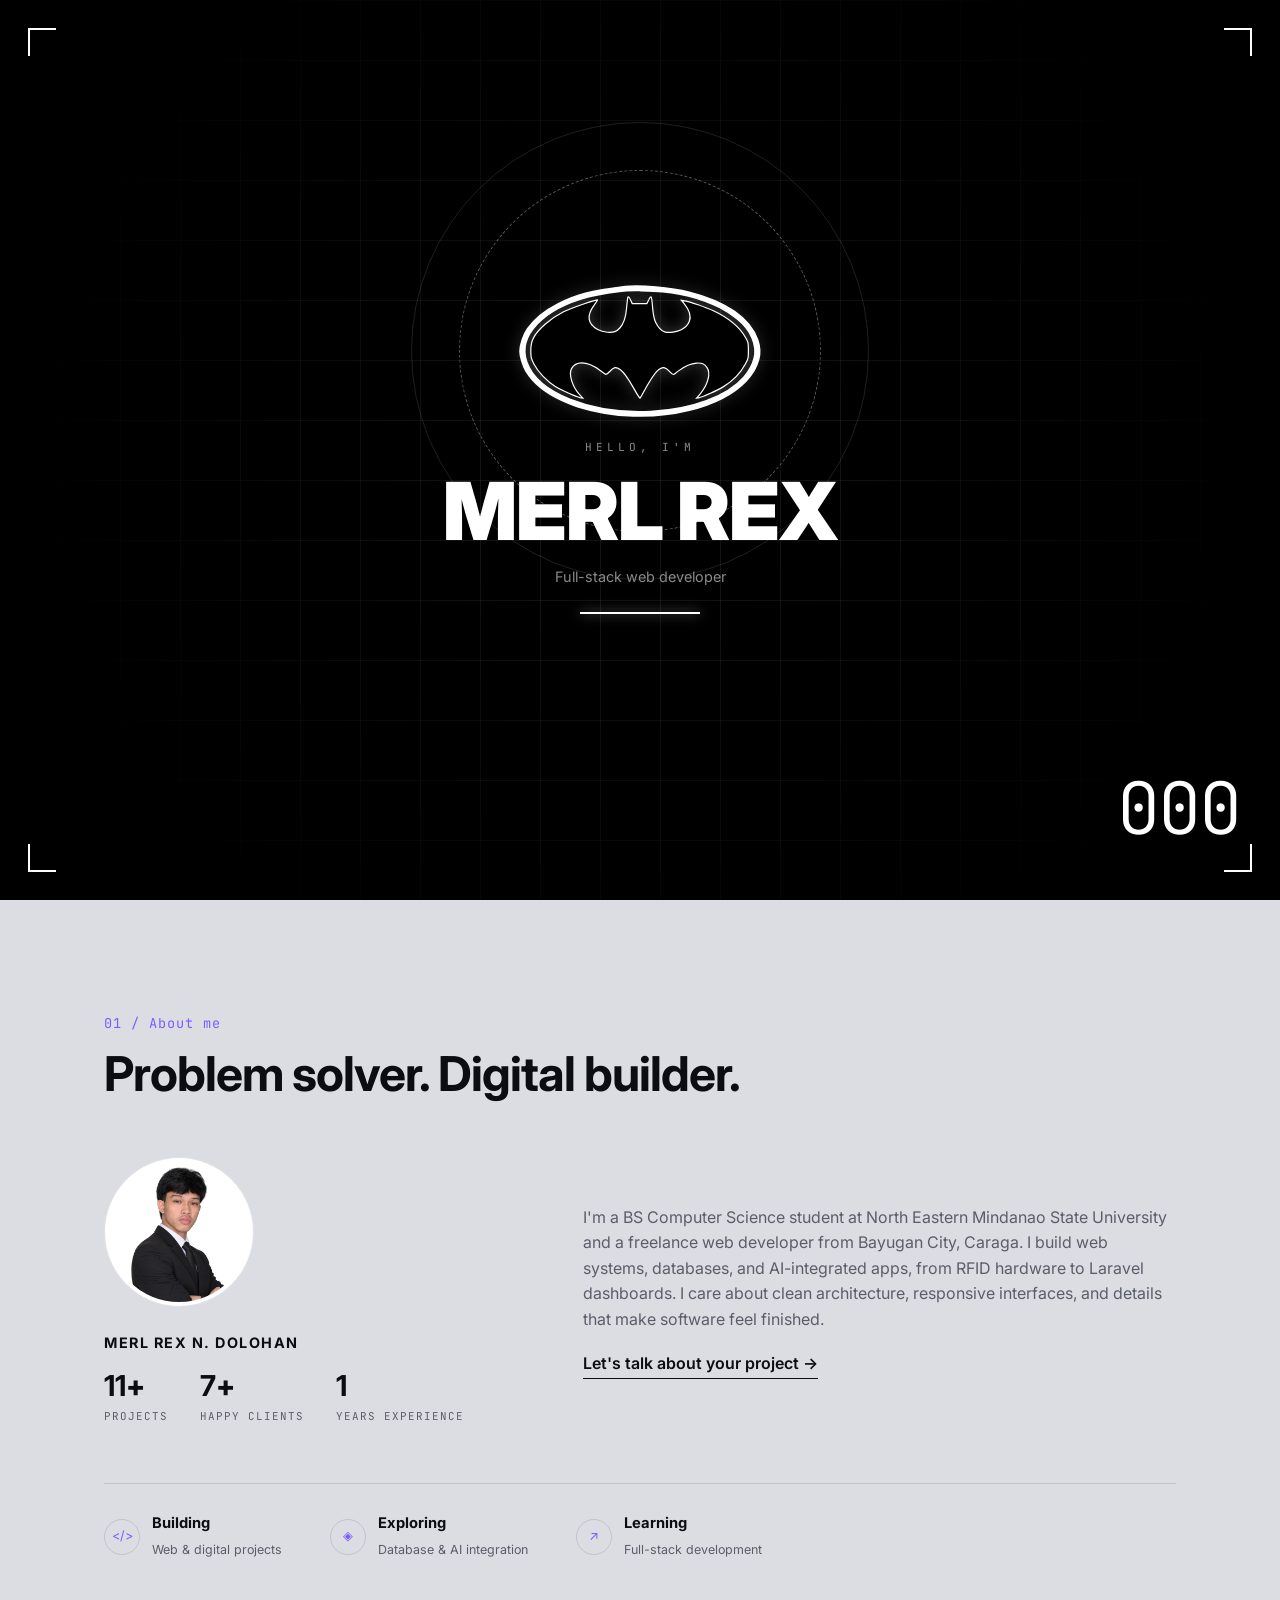
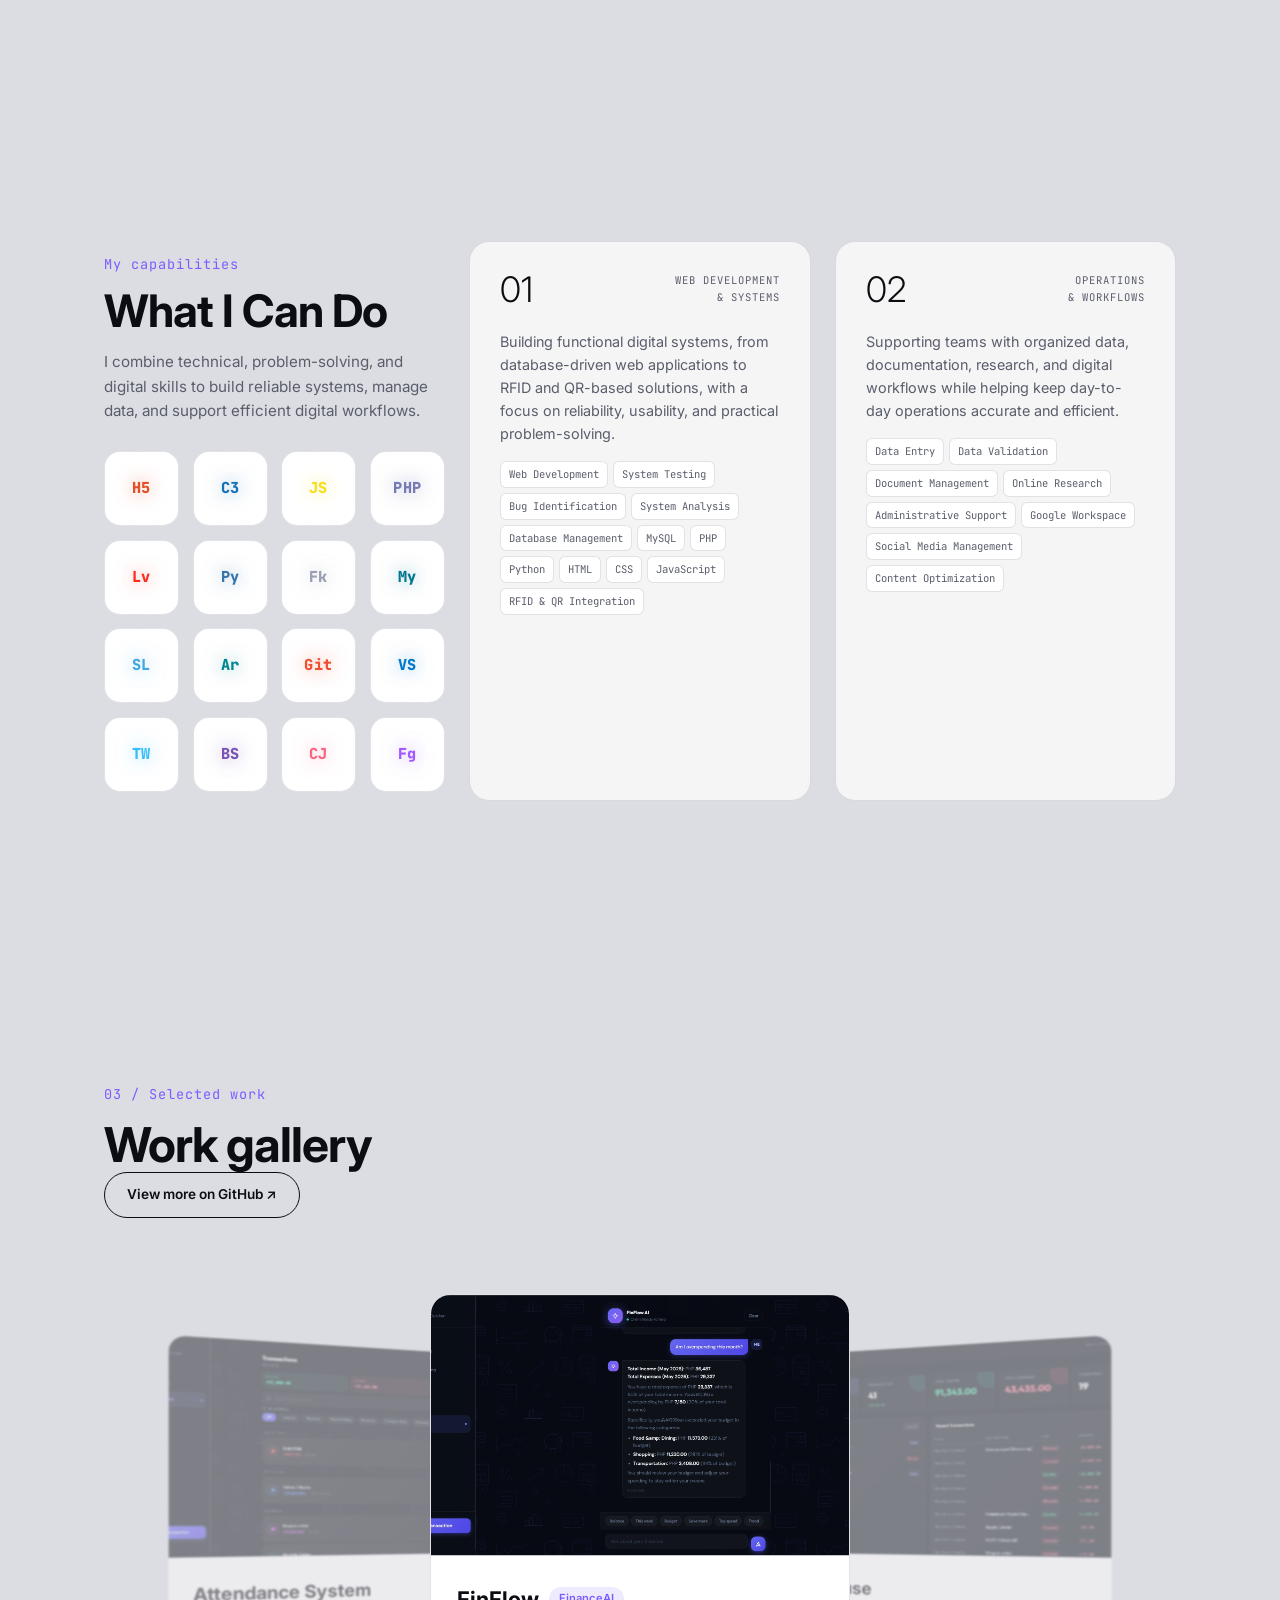
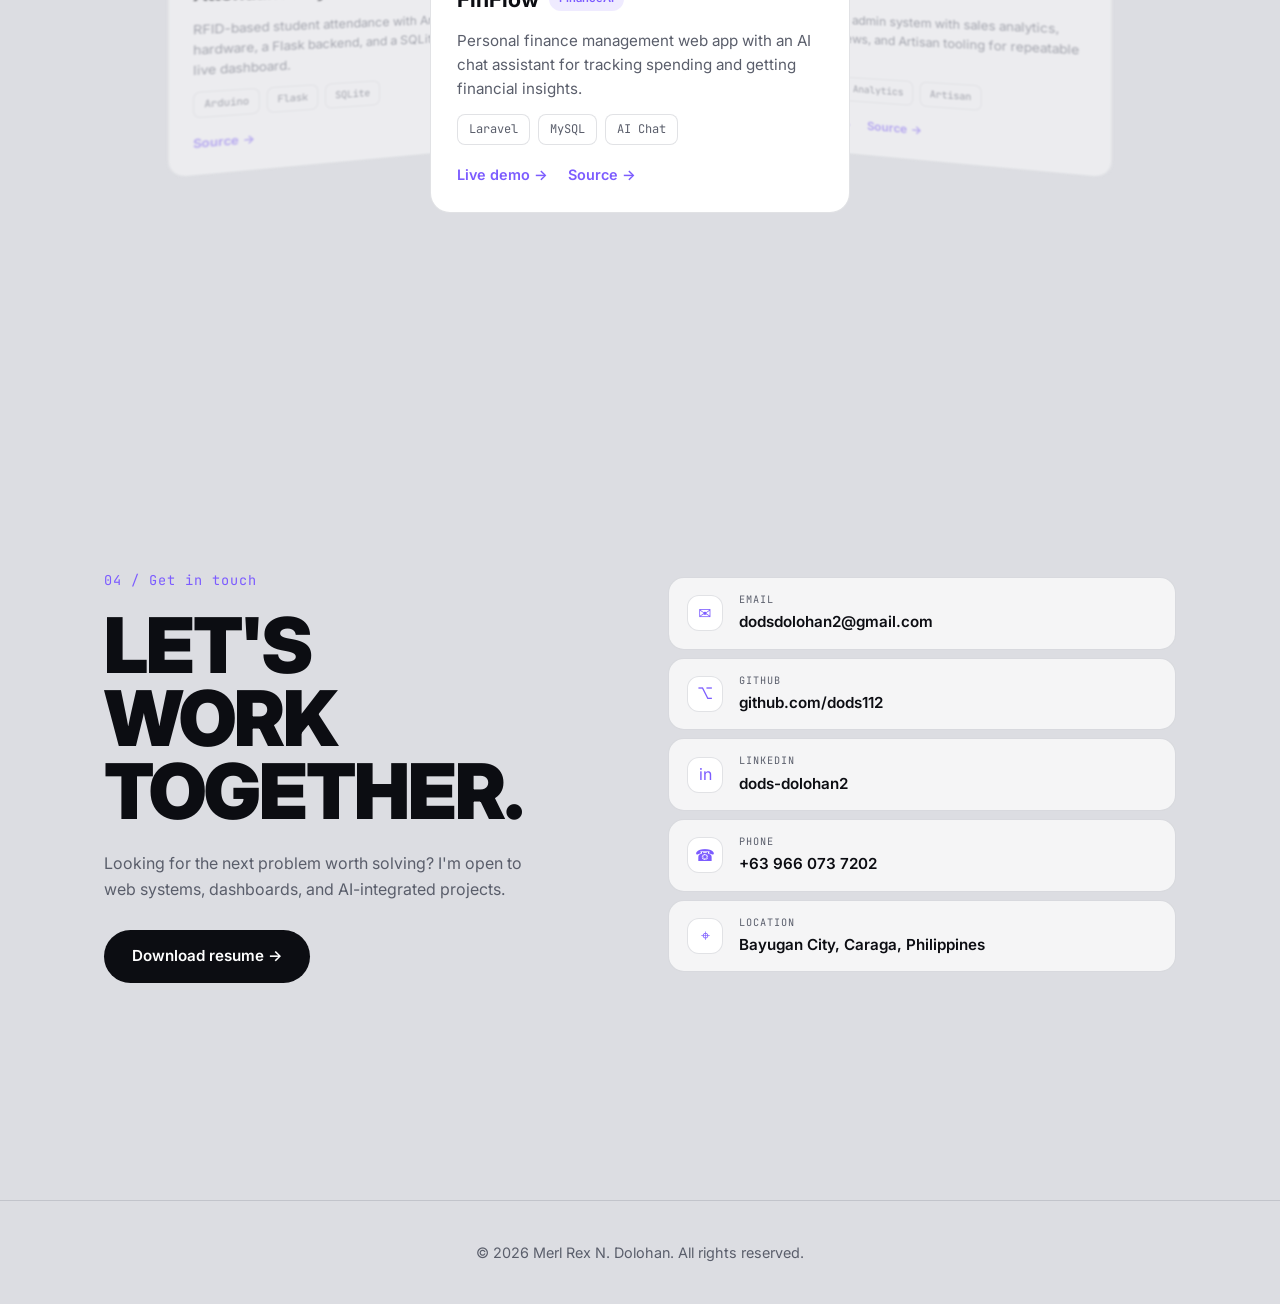
<file: index.html>
<!DOCTYPE html>
<html lang="en">
<head>
    <meta charset="UTF-8">
    <meta name="viewport" content="width=device-width, initial-scale=1.0, viewport-fit=cover">
    <title>Merl Rex N. Dolohan | Full-Stack Web Developer</title>
    <meta name="description" content="Full-stack web developer building web systems, databases, and AI-integrated apps.">
    <link rel="preconnect" href="https://fonts.googleapis.com">
    <link rel="preconnect" href="https://fonts.gstatic.com" crossorigin>
    <link href="https://fonts.googleapis.com/css2?family=Inter:wght@300;400;500;600;700;800;900&family=JetBrains+Mono:wght@400;500;700&display=swap" rel="stylesheet">
    <link rel="stylesheet" href="style.css">
</head>
<body>

    <!-- ========== WELCOME SCREEN ========== -->
    <div class="welcome" id="welcome" aria-hidden="true">
        <div class="w-grid"></div>
        <div class="w-frame"></div>
        <div class="w-scan"></div>
        <span class="w-count">000</span>

        <div class="welcome-inner">
            <div class="bat-logo" role="img" aria-label="Batman logo">
                <svg viewBox="0 0 300 163" xmlns="http://www.w3.org/2000/svg">
                    <path class="bat-outer" pathLength="1" d="M131.5.7c-43.6 5.5-60.5 9.9-84 21.8-16.2 8.2-29.5 19.1-38 31C4.4 60.7 0 73.6 0 81.6c0 6 3.7 18.6 7.3 24.4 8.9 14.7 24.4 27.5 44.2 36.5 12.5 5.7 13.6 6.1 20.5 8.3 43.9 13.9 95.4 15.6 139.5 4.6 31.7-8 55.7-20.4 71.5-37.1 8.5-9 12.7-16.2 15.4-26.9 2.3-8.8 2-14.1-1.3-23.8-9.2-27.1-39.5-48.3-85.6-59.9-22.7-5.8-62.6-9.2-80-7zM167 6.4c28.5 1.1 59.4 8.7 83 20.6 9.4 4.7 11.5 6.1 21.5 14.2 17.2 13.7 25.4 32.9 21.2 49.5-2.4 9.4-5.3 14.6-12.6 23-21 24.2-65.5 40.7-116.7 43.2-74.9 3.7-141.3-22.8-155-61.8C-3.2 62.2 28.9 28.4 86 13.5c19-5 49-8.7 63.5-7.8 2.2.1 10.1.5 17.5.7z" />
                    <path class="bat-line" pathLength="1" d="M134.6 15.2c-.2 1.3-.9 7.4-1.5 13.6-1.1 12.3-3 17.7-8 23.4-4.3 4.9-7.8 6.2-16 5.6-4.9-.4-8.2-1.3-12-3.4-12.7-6.9-14.2-17.3-4.4-30.5 2.3-3.3 4.3-6.1 4.3-6.3 0-1.6-32.4 9.6-42.5 14.7C38 40.6 22 54.5 16.5 65.5c-2.7 5.3-3 7-3 15.1 0 8.5.2 9.5 3.9 16.9 4.9 9.8 16.7 22.2 27.2 28.4 8.3 4.9 25.4 12.5 30.3 13.6l3.5.7-4.2-4.7c-9-10.2-13.5-25.1-9.8-32.2C67.1 98 70.5 96 77.1 96c7.1 0 14.5 3 22.7 9.3 3.1 2.3 6.3 4.6 7 5.1.9.5 2.7-.8 5.6-3.8 4.9-5.3 7.6-5.8 12.7-2.3 4.7 3.1 9.5 9.9 17.5 24.3 3.8 6.8 7.1 12 7.5 11.6.3-.4 2.1-3.4 3.9-6.7 10.4-19.3 16.1-27.5 21-30 4.8-2.5 7-1.8 11.8 3.2 3.1 3.2 4.9 4.3 5.7 3.7.7-.5 3.4-2.6 6.1-4.6 7.7-5.9 15.1-9.1 21.9-9.5 7.1-.4 10 .8 13.3 5.7 4.8 7.1 1.4 20.5-8.2 32.4l-4.8 5.8 3.4-.7c4.9-1.1 22.1-8.8 29.7-13.4 13.3-8.1 21.3-16.3 27.8-28.6 3.7-6.8 3.8-7.4 3.8-17 0-9.5-.2-10.3-3.4-15.9-7.4-12.8-22.1-25.1-40.4-33.6-9.7-4.5-29.4-11.4-35.6-12.5l-4.4-.7 3.5 4.3c7.1 8.8 9.1 15.9 6.4 22.4-2.2 5.3-4.2 7.3-10.1 10.2-5.2 2.7-15.1 4.1-19.9 2.9-4.1-1-9.2-6.2-12.1-12.3-2.1-4.6-2.9-8.1-3.7-18.2-.6-7-1.4-13-1.9-13.5-.4-.5-1.8 1.2-3 3.8l-2.3 4.6H140.3l-1.8-4c-2.3-5-3.3-5.8-3.9-2.8z" />
                </svg>
            </div>
            <span class="welcome-line">HELLO, I'M</span>
            <span class="welcome-name">MERL REX</span>
            <span class="welcome-sub">Full-stack web developer</span>
            <span class="welcome-bar"></span>
        </div>
    </div>

    <!-- ========== HERO ========== -->
    <section id="home" class="hero2">
        <header class="navbar">
            <a href="#home" class="brand">
                <span class="brand-mark">MD</span>
                <span class="brand-name">MERL REX</span>
            </a>
            <nav class="nav-links" id="navLinks">
                <a href="#about">About</a>
                <a href="#skills">Skills</a>
                <a href="#projects">Projects</a>
                <a href="#contact">Contact</a>
            </nav>
            <div class="nav-actions">
                <button class="theme-toggle" id="themeToggle" aria-label="Toggle theme">◐</button>
                <button type="button" class="hire-btn" id="hireBtn">Hire Me</button>
                <button class="menu-btn" id="menuBtn" aria-label="Open menu" aria-expanded="false">
                    <span></span><span></span>
                </button>
            </div>
        </header>

        <div class="hero2-bg-name" aria-hidden="true">
            <span>MERL REX N. DOLOHAN &nbsp;&nbsp;&nbsp;&nbsp; MERL REX N. DOLOHAN &nbsp;&nbsp;&nbsp;&nbsp;</span>
        </div>

        <div class="hero2-content">
            <span class="hero2-eyebrow">Full-stack developer</span>
            <h1 class="hero2-title">Hi, I'm <span class="hero2-grad">Merl Rex.</span></h1>
            <p class="hero2-sub">I build digital experiences.</p>
            <p class="hero2-desc">Web systems, databases, and AI-integrated applications for a smarter tomorrow.</p>
            <div class="hero2-actions">
                <a href="#projects" class="hero2-btn">View My Projects <span aria-hidden="true">→</span></a>
            </div>
            <div class="hero2-social">
                <a href="https://github.com/dods112" target="_blank" rel="noopener">GitHub</a>
                <a href="https://www.facebook.com/rexdoss.31" target="_blank" rel="noopener">Facebook</a>
                <a href="#contact">Contact</a>
            </div>
        </div>

        <div class="hero2-photo">
            <img src="profile.jpg" alt="Merl Rex N. Dolohan, full-stack web developer">
        </div>
    </section>

    <main>
        <!-- ========== ABOUT ME ========== -->
        <section id="about" class="section">
            <div class="section-head reveal">
                <span class="eyebrow">01 / About me</span>
                <h2>Problem solver. Digital builder.</h2>
            </div>

            <div class="about-top reveal">
                <div class="about-id">
                    <img src="profile.jpg" alt="Merl Rex N. Dolohan" class="avatar">
                    <div>
                        <p class="about-name">MERL REX N. DOLOHAN</p>
                        <div class="stats-row">
                            <div><strong><b data-count="15">0</b>+</strong><span>Projects</span></div>
                            <div><strong><b data-count="10">0</b>+</strong><span>Happy clients</span></div>
                            <div><strong><b data-count="2">0</b></strong><span>Years experience</span></div>
                        </div>
                    </div>
                </div>
                <div>
                    <p class="about-bio">
                        I'm a BS Computer Science student at North Eastern Mindanao State University and a freelance web developer from Bayugan City, Caraga. I build web systems, databases, and AI-integrated apps, from RFID hardware to Laravel dashboards. I care about clean architecture, responsive interfaces, and details that make software feel finished.
                    </p>
                    <a href="#contact" class="about-link">Let's talk about your project →</a>
                </div>
            </div>

            <div class="currently reveal">
                <div class="currently-item">
                    <span class="currently-icon">&lt;/&gt;</span>
                    <div><strong>Building</strong><small>Web &amp; digital projects</small></div>
                </div>
                <div class="currently-item">
                    <span class="currently-icon">◈</span>
                    <div><strong>Exploring</strong><small>Database &amp; AI integration</small></div>
                </div>
                <div class="currently-item">
                    <span class="currently-icon">↗</span>
                    <div><strong>Learning</strong><small>Full-stack development</small></div>
                </div>
            </div>
        </section>

        <!-- ========== WHAT I CAN DO ========== -->
        <section id="skills" class="section skills-page">
            <div class="skills-grid">
                <div class="skills-intro reveal">
                    <span class="eyebrow">My capabilities</span>
                    <h2>What I Can Do</h2>
                    <p class="skills-lead">I combine technical, problem-solving, and digital skills to build reliable systems, manage data, and support efficient digital workflows.</p>

                    <div class="icon-grid">
                        <span class="tech" title="HTML5" style="--c:#e34f26; --i:0">H5</span>
                        <span class="tech" title="CSS3" style="--c:#1572b6; --i:1">C3</span>
                        <span class="tech" title="JavaScript" style="--c:#f7df1e; --i:2">JS</span>
                        <span class="tech" title="PHP" style="--c:#777bb4; --i:3">PHP</span>
                        <span class="tech" title="Laravel" style="--c:#ff2d20; --i:4">Lv</span>
                        <span class="tech" title="Python" style="--c:#3776ab; --i:5">Py</span>
                        <span class="tech" title="Flask" style="--c:#9aa0b4; --i:6">Fk</span>
                        <span class="tech" title="MySQL" style="--c:#00758f; --i:7">My</span>
                        <span class="tech" title="SQLite" style="--c:#44a8e0; --i:8">SL</span>
                        <span class="tech" title="Arduino" style="--c:#00878f; --i:9">Ar</span>
                        <span class="tech" title="Git" style="--c:#f05032; --i:10">Git</span>
                        <span class="tech" title="VS Code" style="--c:#007acc; --i:11">VS</span>
                        <span class="tech" title="Tailwind" style="--c:#38bdf8; --i:12">TW</span>
                        <span class="tech" title="Bootstrap" style="--c:#7952b3; --i:13">BS</span>
                        <span class="tech" title="Chart.js" style="--c:#ff6384; --i:14">CJ</span>
                        <span class="tech" title="Figma" style="--c:#a259ff; --i:15">Fg</span>
                    </div>
                </div>

                <article class="cap-card reveal">
                    <div class="cap-top">
                        <span class="cap-num">01</span>
                        <span class="cap-label">Web Development<br>&amp; Systems</span>
                    </div>
                    <p>Building functional digital systems, from database-driven web applications to RFID and QR-based solutions, with a focus on reliability, usability, and practical problem-solving.</p>
                    <div class="cap-tags">
                        <span>Web Development</span><span>System Testing</span><span>Bug Identification</span><span>System Analysis</span><span>Database Management</span><span>MySQL</span><span>PHP</span><span>Python</span><span>HTML</span><span>CSS</span><span>JavaScript</span><span>RFID &amp; QR Integration</span>
                    </div>
                </article>

                <article class="cap-card reveal">
                    <div class="cap-top">
                        <span class="cap-num">02</span>
                        <span class="cap-label">Operations<br>&amp; Workflows</span>
                    </div>
                    <p>Supporting teams with organized data, documentation, research, and digital workflows while helping keep day-to-day operations accurate and efficient.</p>
                    <div class="cap-tags">
                        <span>Data Entry</span><span>Data Validation</span><span>Document Management</span><span>Online Research</span><span>Administrative Support</span><span>Google Workspace</span><span>Social Media Management</span><span>Content Optimization</span>
                    </div>
                </article>
            </div>
        </section>

        <!-- ========== WORK GALLERY ========== -->
        <section id="projects" class="section">
            <div class="section-head reveal">
                <div>
                    <span class="eyebrow">03 / Selected work</span>
                    <h2>Work gallery</h2>
                </div>
                <a href="https://github.com/dods112" target="_blank" rel="noopener" class="btn outline">View more on GitHub ↗</a>
            </div>

            <div class="carousel">
                <div class="car-stage" id="carStage">
                    <article class="project-card car-item">
                        <div class="project-img">
                            <img src="ai_chat.png" alt="FinFlow AI chat interface" loading="lazy">
                        </div>
                        <div class="project-body">
                            <h3>FinFlow <span class="tag-soft">FinanceAI</span></h3>
                            <p>Personal finance management web app with an AI chat assistant for tracking spending and getting financial insights.</p>
                            <div class="tags"><span>Laravel</span><span>MySQL</span><span>AI Chat</span></div>
                            <div class="project-links">
                                <a href="#" class="link">Live demo →</a>
                                <a href="#" class="link">Source →</a>
                            </div>
                        </div>
                    </article>

                    <article class="project-card car-item">
                        <div class="project-img">
                            <img src="admin.png" alt="Brewhouse admin dashboard" loading="lazy">
                        </div>
                        <div class="project-body">
                            <h3>Brewhouse</h3>
                            <p>Coffee shop admin system with sales analytics, inventory views, and Artisan tooling for repeatable data tasks.</p>
                            <div class="tags"><span>Laravel</span><span>Analytics</span><span>Artisan</span></div>
                            <div class="project-links">
                                <a href="#" class="link">Live demo →</a>
                                <a href="#" class="link">Source →</a>
                            </div>
                        </div>
                    </article>

                    <article class="project-card car-item">
                        <div class="project-img">
                            <img src="transaction.png" alt="Attendance system dashboard" loading="lazy">
                        </div>
                        <div class="project-body">
                            <h3>Attendance System</h3>
                            <p>RFID-based student attendance with Arduino hardware, a Flask backend, and a SQLite-powered live dashboard.</p>
                            <div class="tags"><span>Arduino</span><span>Flask</span><span>SQLite</span></div>
                            <div class="project-links">
                                <a href="#" class="link">Source →</a>
                            </div>
                        </div>
                    </article>
                </div>
            </div>

            <div class="car-dots" id="carDots"></div>
        </section>

        <!-- ========== CONTACT ========== -->
        <section id="contact" class="section contact">
            <div class="contact-wrap">
                <div class="contact-left reveal">
                    <span class="eyebrow">04 / Get in touch</span>
                    <h2 class="contact-big">Let's<br>work<br>together.</h2>
                    <p class="lead">Looking for the next problem worth solving? I'm open to web systems, dashboards, and AI-integrated projects.</p>
                    <a href="Merl_Rex_Resume.pdf" download class="btn primary pill">Download resume →</a>
                </div>

                <div class="contact-right">
                    <div class="info-stack">
                        <a href="mailto:dodsdolohan2@gmail.com" class="info-card reveal">
                            <span class="info-icon">✉</span>
                            <div><span class="label">Email</span><strong>dodsdolohan2@gmail.com</strong></div>
                        </a>
                        <a href="https://github.com/dods112" target="_blank" rel="noopener" class="info-card reveal">
                            <span class="info-icon">⌥</span>
                            <div><span class="label">GitHub</span><strong>github.com/dods112</strong></div>
                        </a>
                        <a href="https://www.linkedin.com/in/dods-dolohan2-972303411/" target="_blank" rel="noopener" class="info-card reveal">
                            <span class="info-icon">in</span>
                            <div><span class="label">LinkedIn</span><strong>dods-dolohan2</strong></div>
                        </a>
                        <a href="tel:+639660737202" class="info-card reveal">
                            <span class="info-icon">☎</span>
                            <div><span class="label">Phone</span><strong>+63 966 073 7202</strong></div>
                        </a>
                        <div class="info-card reveal">
                            <span class="info-icon">⌖</span>
                            <div><span class="label">Location</span><strong>Bayugan City, Caraga, Philippines</strong></div>
                        </div>
                    </div>
                </div>
            </div>
        </section>
    </main>

    <footer class="footer">
        <p>© <span id="year"></span> Merl Rex N. Dolohan. All rights reserved.</p>
    </footer>

    <!-- ========== HIRE ME POPUP ========== -->
    <div class="modal" id="hireModal" aria-hidden="true">
        <div class="modal-box" role="dialog" aria-modal="true" aria-labelledby="hireTitle">
            <button type="button" class="modal-close" id="hireClose" aria-label="Close">×</button>
            <span class="eyebrow">Hire me</span>
            <h3 id="hireTitle">Send me a message</h3>

            <form class="modal-form" action="https://formspree.io/f/xlgzlvkr" method="POST">
                <div class="form-row">
                    <div class="field">
                        <label for="mName">Full name</label>
                        <input type="text" id="mName" name="name" placeholder="Your full name" required>
                    </div>
                    <div class="field">
                        <label for="mEmail">Email address</label>
                        <input type="email" id="mEmail" name="email" placeholder="Your email address" required>
                    </div>
                </div>
                <div class="field">
                    <label for="mSubject">Project subject</label>
                    <input type="text" id="mSubject" name="subject" placeholder="Project subject" required>
                </div>
                <div class="field">
                    <label for="mMessage">Message</label>
                    <textarea id="mMessage" name="message" rows="4" placeholder="Tell me about your project, timeline, and goals..." required></textarea>
                </div>
                <button type="submit" class="btn primary send-btn">Send message →</button>
            </form>
        </div>
    </div>

    <script>
    (() => {
        const $ = (s) => document.querySelector(s);
        const root = document.documentElement;
        const reduce = matchMedia('(prefers-reduced-motion: reduce)').matches;
        const desktop = matchMedia('(min-width: 769px) and (hover: hover) and (pointer: fine)').matches;

        // ---------- Basics ----------
        $('#year').textContent = new Date().getFullYear();
        requestAnimationFrame(() => document.body.classList.add('loaded'));
        if (localStorage.getItem('theme')) root.setAttribute('data-theme', localStorage.getItem('theme'));

        // ---------- Welcome screen: removed after the intro, never blocks clicks ----------
       // ---------- Welcome screen: removed after the intro, then the hero animates in ----------
const welcome = $('#welcome');
const startHero = () => document.body.classList.add('hero-go');
if (reduce) {
    welcome.remove();
    startHero();
} else {
    welcome.style.pointerEvents = 'none';
    setTimeout(() => {
        welcome.remove();
        startHero();
    }, 2800);
}
    const themeBtn = $('#themeToggle');
        $('#themeToggle').addEventListener('click', () => {
    const next = root.getAttribute('data-theme') === 'dark' ? 'light' : 'dark';
    const apply = () => {
        root.setAttribute('data-theme', next);
        localStorage.setItem('theme', next);
    };

    // Browsers without View Transitions (such as Firefox) get a smooth color fade
    if (!document.startViewTransition || reduce) {
        root.classList.add('theme-fade');
        apply();
        setTimeout(() => root.classList.remove('theme-fade'), 700);
        return;
    }

    // Circle that spreads out from the toggle button
    const r = themeBtn.getBoundingClientRect();
    const x = r.left + r.width / 2;
    const y = r.top + r.height / 2;
    const radius = Math.hypot(Math.max(x, innerWidth - x), Math.max(y, innerHeight - y));

    const t = document.startViewTransition(apply);
    t.ready.then(() => {
        root.animate(
            { clipPath: [`circle(0px at ${x}px ${y}px)`, `circle(${radius}px at ${x}px ${y}px)`] },
            { duration: 700, easing: 'cubic-bezier(0.2, 0.7, 0.2, 1)', pseudoElement: '::view-transition-new(root)' }
        );
    });
});

        // ---------- Mobile menu ----------
        const navLinks = $('#navLinks');
        const menuBtn = $('#menuBtn');
        menuBtn.addEventListener('click', () => {
            const open = navLinks.classList.toggle('open');
            menuBtn.classList.toggle('active', open);
            menuBtn.setAttribute('aria-expanded', open);
        });

        // ---------- One click handler for every in-page link ----------
        const sectionOf = (el) => el.closest('section, footer') || el;
        const scrollToEl = (el) => {
            const top = sectionOf(el).getBoundingClientRect().top + window.pageYOffset;
            window.scrollTo({ top, behavior: 'auto' });
        };

        document.addEventListener('click', (e) => {
            const a = e.target.closest('a[href^="#"]');
            if (!a || a.getAttribute('href').length < 2) return;
            const target = document.querySelector(a.getAttribute('href'));
            if (!target) return;
            e.preventDefault();
            scrollToEl(target);
            navLinks.classList.remove('open');
            menuBtn.classList.remove('active');
            menuBtn.setAttribute('aria-expanded', 'false');
        });

        // ---------- Desktop only: wheel and keys move one section ----------
        if (desktop) {
            const pages = [...document.querySelectorAll('.hero2, main > section, .footer')];
            let locked = false;

            const currentIndex = () => {
                const mid = window.pageYOffset + window.innerHeight / 2;
                let idx = 0;
                pages.forEach((p, i) => {
                    if (p.getBoundingClientRect().top + window.pageYOffset <= mid) idx = i;
                });
                return idx;
            };

            const step = (dir) => {
                if (locked) return;
                const now = currentIndex();
                const next = Math.max(0, Math.min(pages.length - 1, now + dir));
                if (next === now) return;
                scrollToEl(pages[next]);
                locked = true;
                setTimeout(() => { locked = false; }, 450);
            };

            const inField = (el) => el.closest && el.closest('textarea, select, input, .carousel, .modal');

            window.addEventListener('wheel', (e) => {
                if (inField(e.target)) return;
                e.preventDefault();
                if (Math.abs(e.deltaY) > 5) step(e.deltaY > 0 ? 1 : -1);
            }, { passive: false });

            window.addEventListener('keydown', (e) => {
                if (['INPUT', 'TEXTAREA', 'SELECT'].includes(e.target.tagName)) return;
                if (['ArrowDown', 'PageDown', ' '].includes(e.key)) { e.preventDefault(); step(1); }
                if (['ArrowUp', 'PageUp'].includes(e.key)) { e.preventDefault(); step(-1); }
            });
        }

        // ---------- Hire Me popup ----------
        const modal = $('#hireModal');
        const openModal = () => {
            modal.classList.add('open');
            modal.setAttribute('aria-hidden', 'false');
            setTimeout(() => $('#mName').focus(), 150);
        };
        const closeModal = () => {
            modal.classList.remove('open');
            modal.setAttribute('aria-hidden', 'true');
        };
        $('#hireBtn').addEventListener('click', openModal);
        $('#hireClose').addEventListener('click', closeModal);
        modal.addEventListener('click', (e) => { if (e.target === modal) closeModal(); });
        document.addEventListener('keydown', (e) => { if (e.key === 'Escape') closeModal(); });

        // ---------- Scroll reveal ----------
        const revealObs = new IntersectionObserver((entries) => {
            entries.forEach((e) => {
                if (e.isIntersecting) {
                    e.target.classList.add('visible');
                    revealObs.unobserve(e.target);
                }
            });
        }, { threshold: 0.12 });
        document.querySelectorAll('.reveal').forEach((el, i) => {
            el.style.transitionDelay = (i % 4) * 90 + 'ms';
            revealObs.observe(el);
        });

        // ---------- Counters ----------
        const countObs = new IntersectionObserver((entries) => {
            entries.forEach((e) => {
                if (!e.isIntersecting) return;
                const el = e.target;
                const target = +el.dataset.count;
                const start = performance.now();
                const tick = (now) => {
                    const p = Math.min((now - start) / 1400, 1);
                    el.textContent = Math.floor(p * target);
                    if (p < 1) requestAnimationFrame(tick);
                };
                requestAnimationFrame(tick);
                countObs.unobserve(el);
            });
        }, { threshold: 0.5 });
        document.querySelectorAll('[data-count]').forEach((el) => countObs.observe(el));

        // ---------- Project carousel (drag, swipe, dots, click side cards) ----------
        const items = [...document.querySelectorAll('.car-item')];
        const dots = $('#carDots');
        const stage = $('#carStage');
        let idx = 0, startX = 0, dragging = false, moved = false;

        items.forEach((_, i) => {
            const b = document.createElement('button');
            b.setAttribute('aria-label', 'Project ' + (i + 1));
            b.addEventListener('click', () => go(i));
            dots.appendChild(b);
        });

        const render = () => {
            const n = items.length;
            items.forEach((el, i) => {
                el.classList.remove('is-active', 'is-prev', 'is-next');
                const d = (i - idx + n) % n;
                if (d === 0) el.classList.add('is-active');
                else if (d === 1) el.classList.add('is-next');
                else if (d === n - 1) el.classList.add('is-prev');
            });
            [...dots.children].forEach((b, i) => b.classList.toggle('on', i === idx));
        };
        const go = (i) => { idx = (i + items.length) % items.length; render(); };

        stage.addEventListener('pointerdown', (e) => {
            dragging = true;
            moved = false;
            startX = e.clientX;
            stage.setPointerCapture(e.pointerId);
        });
        stage.addEventListener('pointermove', (e) => {
            if (dragging && Math.abs(e.clientX - startX) > 8) moved = true;
        });
        stage.addEventListener('pointerup', (e) => {
            if (!dragging) return;
            dragging = false;
            const dx = e.clientX - startX;
            if (Math.abs(dx) > 40) {
                go(idx + (dx < 0 ? 1 : -1));
            } else if (!moved) {
                const card = e.target.closest('.car-item');
                if (card && !card.classList.contains('is-active')) go(items.indexOf(card));
            }
        });
        stage.addEventListener('pointercancel', () => { dragging = false; });
        render();
    })();
    </script>
</body>

<script>
// Always start at the top and never restore an old scroll position
if ('scrollRestoration' in history) history.scrollRestoration = 'manual';
window.addEventListener('load', () => {
    window.scrollTo(0, 0);
});
window.addEventListener('pageshow', (e) => {
    if (e.persisted) window.scrollTo(0, 0);
});
</script>
</html>
</file>
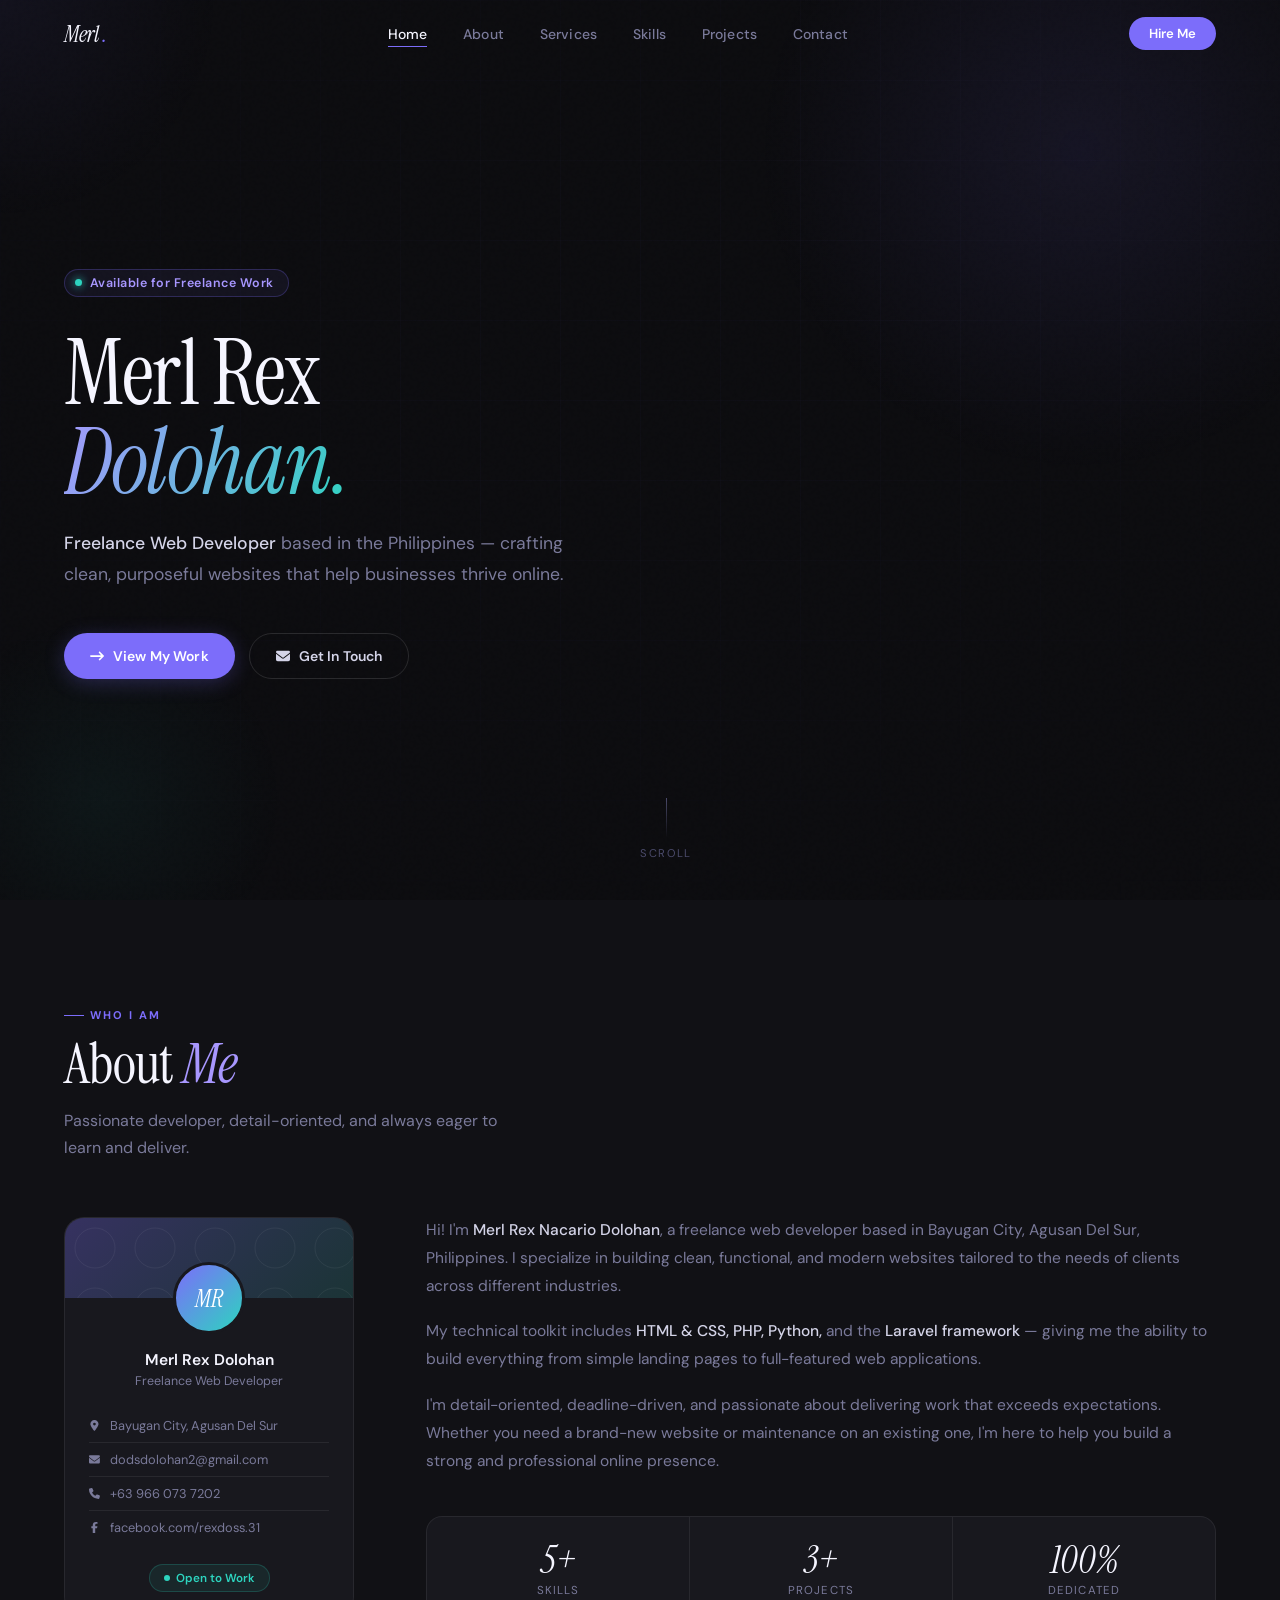
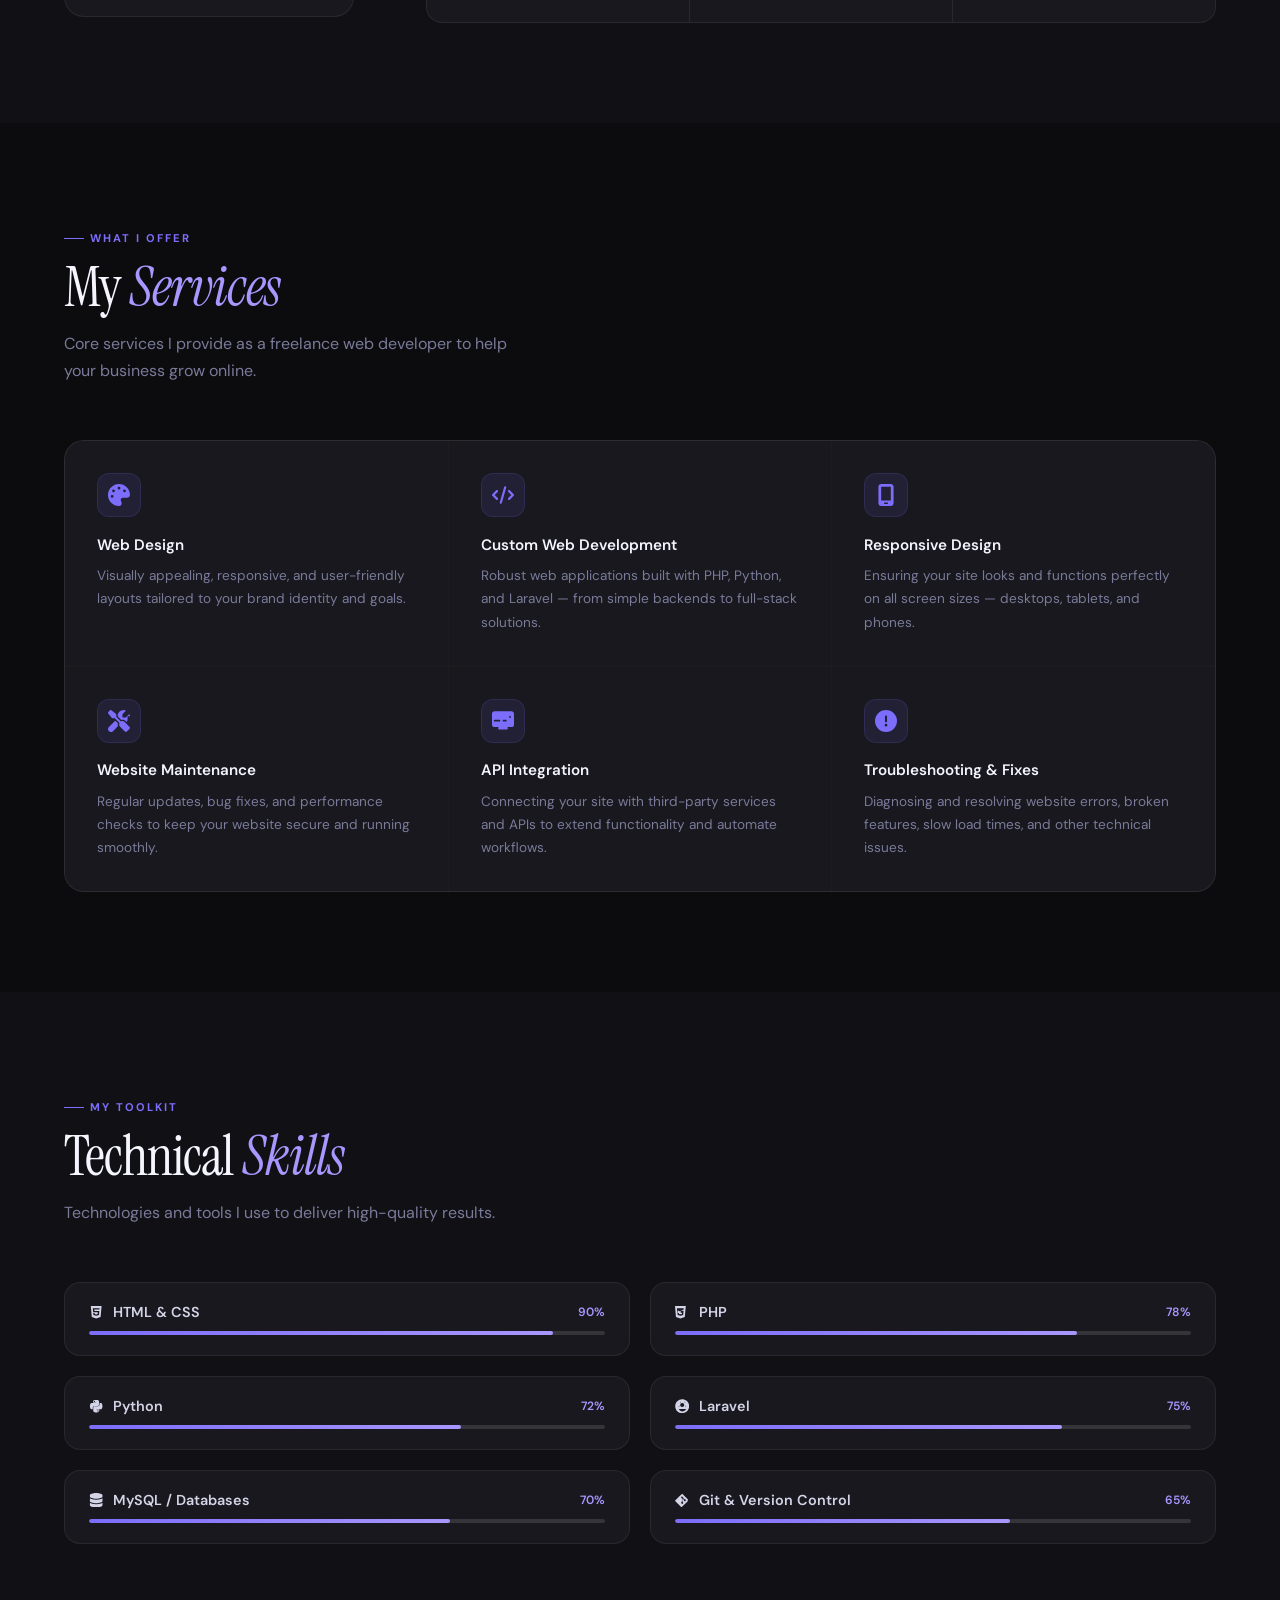
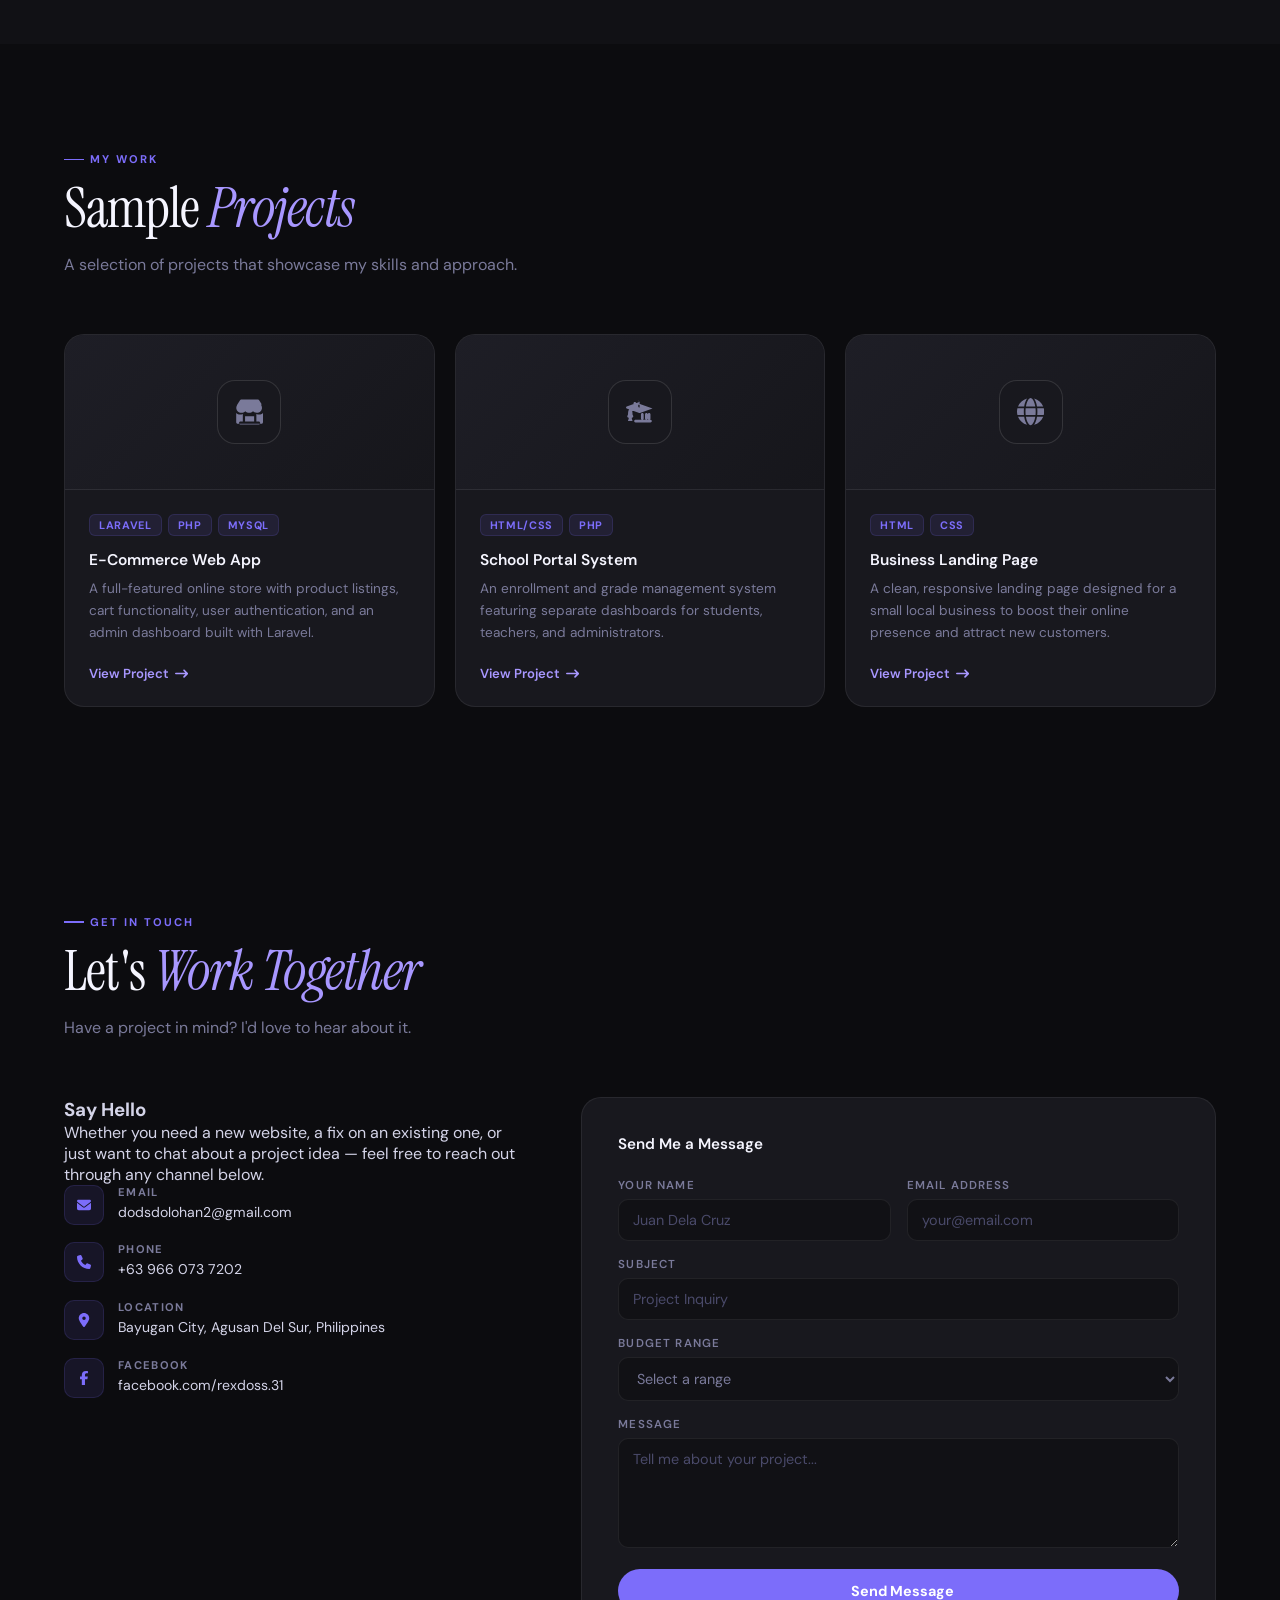
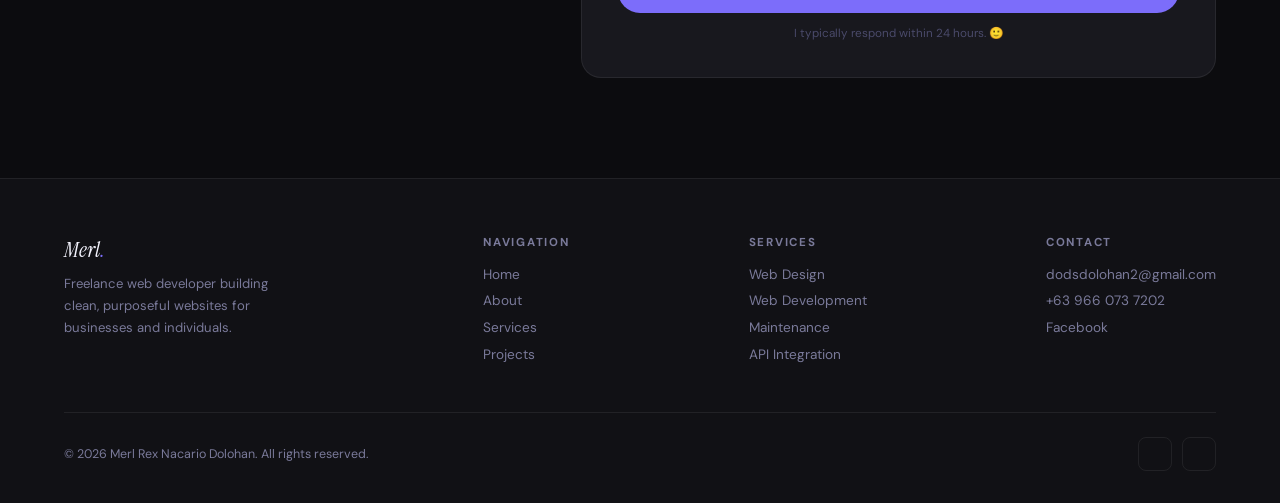
<file: MyPortfolio.html>
<!DOCTYPE html>
<html lang="en">
<head>
<meta charset="UTF-8"/>
<meta name="viewport" content="width=device-width, initial-scale=1.0"/>
<title>Merl Rex Nacario Dolohan | Web Developer</title>
<link href="https://fonts.googleapis.com/css2?family=DM+Sans:ital,opsz,wght@0,9..40,300;0,9..40,400;0,9..40,500;0,9..40,600;0,9..40,700;1,9..40,400&family=Instrument+Serif:ital@0;1&display=swap" rel="stylesheet"/>
<!-- icons via inline SVG -->
<style>
*,*::before,*::after{box-sizing:border-box;margin:0;padding:0;}

:root{
  --bg:        #0c0c0f;
  --bg2:       #111115;
  --bg3:       #16161b;
  --card:      #18181e;
  --card2:     #1e1e26;
  --border:    rgba(255,255,255,0.07);
  --border2:   rgba(255,255,255,0.12);
  --accent:    #7c6dfa;
  --accent2:   #6557e0;
  --accent3:   #a897ff;
  --accent-soft: rgba(124,109,250,0.1);
  --accent-glow: rgba(124,109,250,0.3);
  --teal:      #2dd4bf;
  --white:     #f5f5ff;
  --text:      #d4d4e8;
  --muted:     #7a7a9a;
  --muted2:    #4a4a6a;
  --sans:      'DM Sans', sans-serif;
  --serif:     'Instrument Serif', serif;
  --radius:    16px;
  --nav-h:     68px;
}

html { scroll-behavior: smooth; }

body {
  font-family: var(--sans);
  background: var(--bg);
  color: var(--text);
  overflow-x: hidden;
  -webkit-font-smoothing: antialiased;
}

/* ─── SVG icons ─── */
.ico { display:inline-block; width:1em; height:1em; vertical-align:-0.125em; fill:currentColor; flex-shrink:0; }
.ico-sm { width:0.85em; height:0.85em; }
.ico-lg { width:1.25em; height:1.25em; }
.cursor-glow {
  position: fixed;
  width: 480px; height: 480px;
  border-radius: 50%;
  background: radial-gradient(circle, rgba(124,109,250,0.06) 0%, transparent 65%);
  pointer-events: none;
  z-index: 0;
  transform: translate(-50%,-50%);
  transition: left 0.7s cubic-bezier(.22,1,.36,1), top 0.7s cubic-bezier(.22,1,.36,1);
}

/* ─── noise overlay ─── */
body::before {
  content:'';
  position:fixed; inset:0; z-index:1; pointer-events:none;
  background-image: url("data:image/svg+xml,%3Csvg viewBox='0 0 256 256' xmlns='http://www.w3.org/2000/svg'%3E%3Cfilter id='noise'%3E%3CfeTurbulence type='fractalNoise' baseFrequency='0.9' numOctaves='4' stitchTiles='stitch'/%3E%3C/filter%3E%3Crect width='100%25' height='100%25' filter='url(%23noise)' opacity='0.035'/%3E%3C/svg%3E");
  opacity:0.4;
}

/* ─── NAV ─── */
nav {
  position: fixed; top: 0; left: 0; right: 0; z-index: 999;
  height: var(--nav-h);
  display: flex; align-items: center; justify-content: space-between;
  padding: 0 5%;
  transition: background 0.4s, backdrop-filter 0.4s, border-color 0.4s;
  border-bottom: 1px solid transparent;
}
nav.scrolled {
  background: rgba(12,12,15,0.85);
  backdrop-filter: blur(20px);
  border-color: var(--border);
}
.nav-logo {
  font-family: var(--serif);
  font-style: italic;
  font-size: 1.45rem;
  color: var(--white);
  letter-spacing: -0.5px;
  text-decoration: none;
  display: flex; align-items: center; gap: 3px;
}
.nav-logo span { color: var(--accent); }
.nav-links { display: flex; gap: 2.25rem; list-style: none; }
.nav-links a {
  color: var(--muted);
  text-decoration: none;
  font-size: 0.875rem;
  font-weight: 500;
  letter-spacing: 0.01em;
  position: relative;
  transition: color 0.2s;
  padding-bottom: 2px;
}
.nav-links a::after {
  content: '';
  position: absolute; bottom: -2px; left: 0; width: 0; height: 1.5px;
  background: var(--accent);
  transition: width 0.3s cubic-bezier(.4,0,.2,1);
}
.nav-links a:hover, .nav-links a.active { color: var(--white); }
.nav-links a:hover::after, .nav-links a.active::after { width: 100%; }
.nav-cta {
  background: var(--accent); color: #fff;
  padding: 8px 20px; border-radius: 100px;
  font-size: 0.82rem; font-weight: 600;
  text-decoration: none; transition: background 0.2s, transform 0.15s, box-shadow 0.2s;
}
.nav-cta:hover { background: var(--accent2); transform: translateY(-1px); box-shadow: 0 6px 20px var(--accent-glow); }

/* hamburger */
.hamburger {
  display: none;
  flex-direction: column; gap: 5px;
  cursor: pointer; background: none; border: none; padding: 4px;
}
.hamburger span {
  display: block; width: 24px; height: 2px;
  background: var(--text); border-radius: 2px;
  transition: transform 0.3s, opacity 0.3s;
}
.hamburger.open span:nth-child(1) { transform: translateY(7px) rotate(45deg); }
.hamburger.open span:nth-child(2) { opacity: 0; }
.hamburger.open span:nth-child(3) { transform: translateY(-7px) rotate(-45deg); }

.mobile-menu {
  display: none;
  position: fixed; top: var(--nav-h); left: 0; right: 0;
  background: rgba(12,12,15,0.97);
  backdrop-filter: blur(20px);
  border-bottom: 1px solid var(--border);
  z-index: 998;
  padding: 1.5rem 5% 2rem;
  flex-direction: column; gap: 0;
}
.mobile-menu.open { display: flex; }
.mobile-menu a {
  color: var(--text); text-decoration: none;
  font-size: 1.05rem; font-weight: 500;
  padding: 0.85rem 0;
  border-bottom: 1px solid var(--border);
  transition: color 0.2s;
}
.mobile-menu a:last-child { border-bottom: none; }
.mobile-menu a:hover { color: var(--accent); }

/* ─── HERO ─── */
#home {
  min-height: 100vh;
  display: flex; align-items: center;
  padding: calc(var(--nav-h) + 60px) 5% 80px;
  position: relative; overflow: hidden;
}
.hero-grid-lines {
  position: absolute; inset: 0; pointer-events: none;
  background-image:
    linear-gradient(rgba(124,109,250,0.025) 1px, transparent 1px),
    linear-gradient(90deg, rgba(124,109,250,0.025) 1px, transparent 1px);
  background-size: 80px 80px;
  mask-image: radial-gradient(ellipse 80% 80% at 50% 40%, black 20%, transparent 100%);
}
.hero-orb {
  position: absolute; border-radius: 50%; pointer-events: none;
}
.hero-orb-1 {
  width: 700px; height: 700px;
  background: radial-gradient(circle, rgba(124,109,250,0.09) 0%, transparent 65%);
  top: -200px; right: -150px;
}
.hero-orb-2 {
  width: 400px; height: 400px;
  background: radial-gradient(circle, rgba(45,212,191,0.05) 0%, transparent 65%);
  bottom: -100px; left: -100px;
}
.hero-inner {
  position: relative; z-index: 2;
  max-width: 820px;
}
.hero-eyebrow {
  display: inline-flex; align-items: center; gap: 8px;
  border: 1px solid rgba(124,109,250,0.25);
  background: rgba(124,109,250,0.07);
  border-radius: 100px;
  padding: 5px 14px 5px 10px;
  font-size: 0.78rem; font-weight: 600; letter-spacing: 0.04em;
  color: var(--accent3);
  margin-bottom: 2rem;
  animation: heroFade 0.7s 0.1s ease both;
}
.hero-eyebrow .dot {
  width: 7px; height: 7px; border-radius: 50%;
  background: var(--teal);
  box-shadow: 0 0 8px var(--teal);
  animation: pulse 2s infinite;
}
.hero-name {
  font-family: var(--serif);
  font-size: clamp(3.2rem, 7vw, 6rem);
  font-weight: 400;
  line-height: 1.0;
  letter-spacing: -1.5px;
  color: var(--white);
  margin-bottom: 1.25rem;
  animation: heroFade 0.7s 0.2s ease both;
}
.hero-name em {
  font-style: italic;
  background: linear-gradient(120deg, var(--accent3), var(--teal));
  -webkit-background-clip: text; -webkit-text-fill-color: transparent;
  background-clip: text;
}
.hero-tagline {
  font-size: 1.1rem;
  color: var(--muted);
  font-weight: 400;
  max-width: 540px;
  line-height: 1.75;
  margin-bottom: 2.75rem;
  animation: heroFade 0.7s 0.35s ease both;
}
.hero-tagline strong { color: var(--text); font-weight: 500; }
.hero-actions {
  display: flex; gap: 0.875rem; flex-wrap: wrap;
  animation: heroFade 0.7s 0.45s ease both;
}
.btn {
  display: inline-flex; align-items: center; gap: 9px;
  padding: 13px 26px; border-radius: 100px;
  font-family: var(--sans);
  font-size: 0.875rem; font-weight: 600; letter-spacing: 0.01em;
  text-decoration: none; transition: all 0.22s;
  cursor: pointer; border: none;
}
.btn-filled {
  background: var(--accent); color: #fff;
  box-shadow: 0 4px 20px rgba(124,109,250,0.25);
}
.btn-filled:hover { background: var(--accent2); transform: translateY(-2px); box-shadow: 0 10px 30px var(--accent-glow); }
.btn-ghost {
  background: transparent; color: var(--text);
  border: 1px solid var(--border2);
}
.btn-ghost:hover { border-color: rgba(124,109,250,0.4); color: var(--accent3); transform: translateY(-2px); }

.hero-scroll {
  position: absolute; bottom: 2.5rem; left: 50%; transform: translateX(-50%);
  display: flex; flex-direction: column; align-items: center; gap: 8px;
  color: var(--muted2); font-size: 0.7rem; letter-spacing: 0.15em;
  text-transform: uppercase;
  animation: heroFade 1s 0.8s ease both;
}
.scroll-line {
  width: 1px; height: 40px;
  background: linear-gradient(to bottom, var(--muted2), transparent);
  animation: scrollDrop 2s infinite;
}

/* ─── SECTION COMMON ─── */
section { padding: 100px 5%; position: relative; }
.label-tag {
  display: inline-flex; align-items: center; gap: 6px;
  font-size: 0.7rem; font-weight: 700; letter-spacing: 0.18em;
  text-transform: uppercase; color: var(--accent);
  margin-bottom: 0.75rem;
}
.label-tag::before {
  content: '';
  display: block; width: 20px; height: 1.5px;
  background: var(--accent);
}
.section-title {
  font-family: var(--serif);
  font-size: clamp(2.2rem, 4.5vw, 3.5rem);
  font-weight: 400; line-height: 1.08;
  letter-spacing: -1px; color: var(--white);
  margin-bottom: 0.75rem;
}
.section-title em { font-style: italic; color: var(--accent3); }
.section-sub {
  color: var(--muted); font-size: 1rem; line-height: 1.7;
  max-width: 460px;
}
.section-head { margin-bottom: 3.5rem; }

/* ─── ABOUT ─── */
#about { background: var(--bg2); }
.about-wrap {
  display: grid; grid-template-columns: 290px 1fr;
  gap: 4.5rem; align-items: start;
}
.profile-card {
  background: var(--card);
  border: 1px solid var(--border);
  border-radius: 20px;
  overflow: hidden;
  position: sticky; top: calc(var(--nav-h) + 20px);
}
.profile-banner {
  height: 80px;
  background: linear-gradient(135deg, rgba(124,109,250,0.3) 0%, rgba(45,212,191,0.15) 100%);
  position: relative;
}
.profile-banner::after {
  content: '';
  position: absolute; inset: 0;
  background: url("data:image/svg+xml,%3Csvg width='60' height='60' xmlns='http://www.w3.org/2000/svg'%3E%3Ccircle cx='30' cy='30' r='20' fill='none' stroke='rgba(255,255,255,0.05)' stroke-width='1'/%3E%3C/svg%3E") repeat;
}
.avatar-wrap {
  display: flex; justify-content: center;
  margin-top: -36px; position: relative; z-index: 1;
}
.avatar {
  width: 72px; height: 72px; border-radius: 50%;
  background: linear-gradient(135deg, var(--accent) 0%, var(--teal) 100%);
  border: 3px solid var(--card);
  display: flex; align-items: center; justify-content: center;
  font-family: var(--serif); font-style: italic;
  font-size: 1.5rem; font-weight: 400;
  color: #fff;
}
.profile-info { padding: 1rem 1.5rem 1.5rem; text-align: center; }
.profile-info h3 { font-size: 0.97rem; font-weight: 600; color: var(--white); margin-bottom: 0.2rem; }
.profile-info .role { font-size: 0.78rem; color: var(--muted); margin-bottom: 1.25rem; }
.info-list { text-align: left; }
.info-row {
  display: flex; align-items: center; gap: 10px;
  padding: 8px 0; border-bottom: 1px solid var(--border);
  font-size: 0.8rem; color: var(--muted);
}
.info-row:last-child { border-bottom: none; }
.info-row i { color: var(--accent); width: 14px; text-align: center; flex-shrink: 0; font-size: 0.8rem; }
.avail-badge {
  display: inline-flex; align-items: center; gap: 6px;
  background: rgba(45,212,191,0.08);
  border: 1px solid rgba(45,212,191,0.2);
  color: var(--teal); font-size: 0.73rem; font-weight: 600;
  padding: 5px 14px; border-radius: 100px; margin-top: 1.25rem;
}
.avail-badge .dot { width: 6px; height: 6px; border-radius: 50%; background: var(--teal); animation: pulse 2s infinite; }

.about-body p { color: var(--muted); font-size: 0.97rem; line-height: 1.8; margin-bottom: 1.1rem; }
.about-body p strong { color: var(--text); font-weight: 500; }
.about-body p:last-of-type { margin-bottom: 0; }

.stats-row {
  display: flex; gap: 0;
  margin-top: 2.5rem;
  background: var(--card);
  border: 1px solid var(--border);
  border-radius: var(--radius);
  overflow: hidden;
}
.stat {
  flex: 1; padding: 1.5rem 1rem; text-align: center;
  border-right: 1px solid var(--border);
}
.stat:last-child { border-right: none; }
.stat-n {
  font-family: var(--serif); font-style: italic;
  font-size: 2.4rem; color: var(--white); line-height: 1;
}
.stat-l { font-size: 0.72rem; color: var(--muted); text-transform: uppercase; letter-spacing: 0.1em; margin-top: 4px; }

/* ─── SERVICES ─── */
#services { background: var(--bg); }
.services-grid {
  display: grid; grid-template-columns: repeat(3, 1fr);
  gap: 1px;
  background: var(--border);
  border-radius: 20px; overflow: hidden;
  border: 1px solid var(--border);
}
.svc-card {
  background: var(--card);
  padding: 2rem;
  transition: background 0.25s;
  position: relative; overflow: hidden;
}
.svc-card::before {
  content: '';
  position: absolute; top: 0; left: 0; right: 0; height: 2px;
  background: linear-gradient(90deg, var(--accent), var(--teal));
  transform: scaleX(0); transform-origin: left;
  transition: transform 0.35s cubic-bezier(.4,0,.2,1);
}
.svc-card:hover { background: var(--card2); }
.svc-card:hover::before { transform: scaleX(1); }
.svc-icon {
  width: 44px; height: 44px; border-radius: 12px;
  background: var(--accent-soft);
  border: 1px solid rgba(124,109,250,0.15);
  display: flex; align-items: center; justify-content: center;
  font-size: 1.1rem; color: var(--accent);
  margin-bottom: 1.1rem;
  transition: background 0.25s, color 0.25s;
}
.svc-card:hover .svc-icon { background: rgba(124,109,250,0.15); color: var(--accent3); }
.svc-card h3 { font-size: 0.95rem; font-weight: 600; color: var(--white); margin-bottom: 0.6rem; }
.svc-card p { color: var(--muted); font-size: 0.85rem; line-height: 1.7; }

/* ─── SKILLS ─── */
#skills { background: var(--bg2); }
.skills-cols {
  display: grid; grid-template-columns: 1fr 1fr;
  gap: 1.25rem;
}
.skill-item {
  background: var(--card);
  border: 1px solid var(--border);
  border-radius: var(--radius);
  padding: 1.25rem 1.5rem;
  transition: border-color 0.2s, transform 0.2s;
}
.skill-item:hover { border-color: rgba(124,109,250,0.25); transform: translateX(3px); }
.sk-top { display: flex; justify-content: space-between; align-items: center; margin-bottom: 10px; }
.sk-name {
  display: flex; align-items: center; gap: 10px;
  font-size: 0.9rem; font-weight: 600; color: var(--text);
}
.sk-name i { color: var(--accent); font-size: 1rem; }
.sk-pct { font-size: 0.75rem; font-weight: 600; color: var(--accent3); }
.sk-bar { height: 4px; background: var(--border2); border-radius: 100px; overflow: hidden; }
.sk-fill {
  height: 100%;
  background: linear-gradient(90deg, var(--accent), var(--accent3));
  border-radius: 100px;
  animation: fillBar 1.6s cubic-bezier(.4,0,.2,1) both;
}

/* ─── PROJECTS ─── */
#projects { background: var(--bg); }
.projects-grid {
  display: grid; grid-template-columns: repeat(3, 1fr);
  gap: 1.25rem;
}
.proj-card {
  background: var(--card);
  border: 1px solid var(--border);
  border-radius: 20px; overflow: hidden;
  transition: transform 0.3s cubic-bezier(.4,0,.2,1), border-color 0.3s, box-shadow 0.3s;
  display: flex; flex-direction: column;
}
.proj-card:hover { transform: translateY(-6px); border-color: rgba(124,109,250,0.2); box-shadow: 0 20px 60px rgba(0,0,0,0.4), 0 0 0 1px rgba(124,109,250,0.1); }
.proj-thumb {
  height: 155px;
  background: linear-gradient(135deg, var(--card2) 0%, var(--bg3) 100%);
  display: flex; align-items: center; justify-content: center;
  border-bottom: 1px solid var(--border);
  position: relative; overflow: hidden;
}
.proj-thumb::before {
  content: '';
  position: absolute; inset: 0;
  background: radial-gradient(circle at center, var(--accent-soft) 0%, transparent 70%);
  opacity: 0; transition: opacity 0.3s;
}
.proj-card:hover .proj-thumb::before { opacity: 1; }
.proj-thumb-icon {
  width: 64px; height: 64px; border-radius: 18px;
  background: var(--card);
  border: 1px solid var(--border2);
  display: flex; align-items: center; justify-content: center;
  font-size: 1.7rem; color: var(--muted);
  position: relative; z-index: 1;
  transition: background 0.3s, color 0.3s, border-color 0.3s, transform 0.3s, box-shadow 0.3s;
}
.proj-card:hover .proj-thumb-icon {
  background: var(--accent-soft);
  border-color: rgba(124,109,250,0.35);
  color: var(--accent3);
  transform: scale(1.1);
  box-shadow: 0 0 28px rgba(124,109,250,0.25);
}
.proj-body { padding: 1.5rem; flex: 1; display: flex; flex-direction: column; }
.proj-tags { display: flex; gap: 6px; flex-wrap: wrap; margin-bottom: 0.85rem; }
.proj-tag {
  font-size: 0.68rem; font-weight: 700; letter-spacing: 0.06em;
  text-transform: uppercase; color: var(--accent);
  background: var(--accent-soft); border: 1px solid rgba(124,109,250,0.15);
  border-radius: 6px; padding: 3px 9px;
}
.proj-body h3 { font-size: 0.97rem; font-weight: 600; color: var(--white); margin-bottom: 0.5rem; }
.proj-body p { font-size: 0.85rem; color: var(--muted); line-height: 1.65; flex: 1; margin-bottom: 1.25rem; }
.proj-link {
  display: inline-flex; align-items: center; gap: 6px;
  font-size: 0.82rem; font-weight: 600; color: var(--accent3);
  text-decoration: none; transition: gap 0.2s, color 0.2s;
  margin-top: auto;
}
.proj-link:hover { gap: 10px; color: var(--accent); }



/* ─── CONTACT ─── */
#contact { background: var(--bg); }
.contact-wrap {
  display: grid; grid-template-columns: 1fr 1.4fr;
  gap: 4rem; align-items: start;
}
.contact-left h3 {
  font-family: var(--serif); font-size: 1.6rem;
  color: var(--white); margin-bottom: 0.5rem;
}
.contact-left > p { color: var(--muted); font-size: 0.92rem; line-height: 1.7; margin-bottom: 2rem; }
.c-row {
  display: flex; align-items: flex-start; gap: 14px;
  margin-bottom: 1.1rem;
}
.c-icon {
  width: 40px; height: 40px; border-radius: 10px; flex-shrink: 0;
  background: var(--accent-soft); border: 1px solid rgba(124,109,250,0.15);
  display: flex; align-items: center; justify-content: center;
  color: var(--accent); font-size: 0.875rem;
  transition: background 0.2s;
}
.c-row:hover .c-icon { background: rgba(124,109,250,0.15); }
.c-label { font-size: 0.7rem; font-weight: 700; color: var(--muted); text-transform: uppercase; letter-spacing: 0.12em; display: block; margin-bottom: 2px; }
.c-val { font-size: 0.88rem; color: var(--text); text-decoration: none; transition: color 0.2s; }
.c-val:hover { color: var(--accent3); }

.contact-form-wrap {
  background: var(--card);
  border: 1px solid var(--border);
  border-radius: 20px; padding: 2.25rem;
}
.contact-form-wrap h4 { font-size: 0.95rem; font-weight: 600; color: var(--white); margin-bottom: 1.5rem; }
.fg { margin-bottom: 1rem; }
.fg label {
  display: block; font-size: 0.72rem; font-weight: 600;
  color: var(--muted); text-transform: uppercase; letter-spacing: 0.1em;
  margin-bottom: 6px;
}
.fg input, .fg textarea, .fg select {
  width: 100%; background: var(--bg2);
  border: 1px solid var(--border);
  color: var(--text); font-family: var(--sans);
  font-size: 0.9rem; padding: 11px 14px;
  border-radius: 10px; outline: none;
  transition: border-color 0.2s, box-shadow 0.2s;
}
.fg input::placeholder, .fg textarea::placeholder { color: var(--muted2); }
.fg input:focus, .fg textarea:focus {
  border-color: rgba(124,109,250,0.45);
  box-shadow: 0 0 0 3px rgba(124,109,250,0.08);
}
.fg textarea { min-height: 110px; resize: vertical; }
.fg-row { display: grid; grid-template-columns: 1fr 1fr; gap: 1rem; }
.btn-send {
  width: 100%; padding: 13px;
  background: var(--accent); color: #fff;
  font-family: var(--sans); font-size: 0.9rem; font-weight: 700;
  border: none; border-radius: 100px; cursor: pointer;
  display: flex; align-items: center; justify-content: center; gap: 8px;
  transition: background 0.2s, transform 0.15s, box-shadow 0.2s;
  margin-top: 0.5rem;
}
.btn-send:hover { background: var(--accent2); transform: translateY(-1px); box-shadow: 0 10px 28px var(--accent-glow); }
.form-note { font-size: 0.73rem; color: var(--muted2); text-align: center; margin-top: 0.75rem; }

/* ─── FOOTER ─── */
footer {
  background: var(--bg2);
  border-top: 1px solid var(--border);
  padding: 3.5rem 5% 2rem;
}
.footer-top {
  display: flex; justify-content: space-between; align-items: flex-start;
  gap: 2rem; flex-wrap: wrap; margin-bottom: 2.5rem;
}
.footer-brand .logo {
  font-family: var(--serif); font-style: italic;
  font-size: 1.4rem; color: var(--white); margin-bottom: 0.6rem;
}
.footer-brand .logo span { color: var(--accent); }
.footer-brand p { font-size: 0.82rem; color: var(--muted); max-width: 240px; line-height: 1.65; }
.footer-links-col h5 { font-size: 0.72rem; font-weight: 700; color: var(--muted); text-transform: uppercase; letter-spacing: 0.15em; margin-bottom: 1rem; }
.footer-links-col a {
  display: block; color: var(--muted); text-decoration: none;
  font-size: 0.85rem; margin-bottom: 0.6rem;
  transition: color 0.2s;
}
.footer-links-col a:hover { color: var(--text); }
.footer-bottom {
  display: flex; justify-content: space-between; align-items: center;
  flex-wrap: wrap; gap: 1rem;
  padding-top: 1.5rem; border-top: 1px solid var(--border);
}
footer .copy { font-size: 0.78rem; color: var(--muted); }
.footer-socials a {
  display: inline-flex; align-items: center; justify-content: center;
  width: 34px; height: 34px; border-radius: 8px;
  border: 1px solid var(--border); color: var(--muted);
  text-decoration: none; font-size: 0.85rem;
  transition: border-color 0.2s, color 0.2s;
  margin-left: 6px;
}
.footer-socials a:hover { border-color: var(--accent); color: var(--accent); }

/* ─── ANIMATIONS ─── */
@keyframes heroFade { from{opacity:0;transform:translateY(20px)} to{opacity:1;transform:translateY(0)} }
@keyframes pulse { 0%,100%{opacity:1} 50%{opacity:.35} }
@keyframes fillBar { from{width:0} }
@keyframes scrollDrop { 0%{transform:scaleY(0);transform-origin:top;} 50%{transform:scaleY(1);transform-origin:top;} 51%{transform:scaleY(1);transform-origin:bottom;} 100%{transform:scaleY(0);transform-origin:bottom;} }

.reveal { opacity:0; transform:translateY(28px); transition: opacity 0.7s ease, transform 0.7s ease; }
.reveal.in { opacity:1; transform:translateY(0); }

/* ─── RESPONSIVE ─── */
@media(max-width:1024px) {
  .services-grid { grid-template-columns: repeat(2,1fr); }
  .projects-grid { grid-template-columns: repeat(2,1fr); }
  .testi-grid { grid-template-columns: repeat(2,1fr); }
}
@media(max-width:900px) {
  .about-wrap, .contact-wrap { grid-template-columns: 1fr; gap: 2.5rem; }
  .profile-card { position: static; }
  .nav-links, .nav-cta { display: none; }
  .hamburger { display: flex; }
}
@media(max-width:640px) {
  section { padding: 72px 5%; }
  .hero-name { font-size: 2.8rem; }
  .services-grid, .projects-grid, .testi-grid { grid-template-columns: 1fr; }
  .skills-cols { grid-template-columns: 1fr; }
  .footer-links-col { display: none; }
  .stats-row { flex-direction: column; gap: 0; }
  .stat { border-right: none; border-bottom: 1px solid var(--border); }
  .stat:last-child { border-bottom: none; }
  .fg-row { grid-template-columns: 1fr; }
}
</style>
</head>
<body>

<div class="cursor-glow" id="cursorGlow"></div>

<!-- NAV -->
<nav id="navbar">
  <a href="#home" class="nav-logo">Merl<span>.</span></a>
  <ul class="nav-links">
    <li><a href="#home">Home</a></li>
    <li><a href="#about">About</a></li>
    <li><a href="#services">Services</a></li>
    <li><a href="#skills">Skills</a></li>
    <li><a href="#projects">Projects</a></li>
    <li><a href="#contact">Contact</a></li>

  </ul>
  <a href="#contact" class="nav-cta">Hire Me</a>
  <button class="hamburger" id="hamburger" aria-label="Menu">
    <span></span><span></span><span></span>
  </button>
</nav>

<div class="mobile-menu" id="mobileMenu">
  <a href="#home">Home</a>
  <a href="#about">About</a>
  <a href="#services">Services</a>
  <a href="#skills">Skills</a>
  <a href="#projects">Projects</a>
  <a href="#contact">Contact</a>
</div>

<!-- HERO -->
<section id="home">
  <div class="hero-grid-lines"></div>
  <div class="hero-orb hero-orb-1"></div>
  <div class="hero-orb hero-orb-2"></div>
  <div class="hero-inner">
    <div class="hero-eyebrow"><span class="dot"></span> Available for Freelance Work</div>
    <h1 class="hero-name">
      Merl Rex<br><em>Dolohan.</em>
    </h1>
    <p class="hero-tagline">
      <strong>Freelance Web Developer</strong> based in the Philippines — crafting clean, purposeful websites that help businesses thrive online.
    </p>
    <div class="hero-actions">
      <a href="#projects" class="btn btn-filled"><svg class="ico" viewBox="0 0 512 512"><path d="M502.6 278.6c12.5-12.5 12.5-32.8 0-45.3l-128-128c-12.5-12.5-32.8-12.5-45.3 0s-12.5 32.8 0 45.3L402.7 224 32 224c-17.7 0-32 14.3-32 32s14.3 32 32 32l370.7 0-73.4 73.4c-12.5 12.5-12.5 32.8 0 45.3s32.8 12.5 45.3 0l128-128z"/></svg> View My Work</a>
      <a href="#contact" class="btn btn-ghost"><svg class="ico" viewBox="0 0 512 512"><path d="M48 64C21.5 64 0 85.5 0 112c0 15.1 7.1 29.3 19.2 38.4L236.8 313.6c11.4 8.5 27 8.5 38.4 0L492.8 150.4c12.1-9.1 19.2-23.3 19.2-38.4c0-26.5-21.5-48-48-48L48 64zM0 176L0 384c0 35.3 28.7 64 64 64l384 0c35.3 0 64-28.7 64-64l0-208L294.4 339.2c-22.8 17.1-54 17.1-76.8 0L0 176z"/></svg> Get In Touch</a>
    </div>
  </div>
  <div class="hero-scroll">
    <div class="scroll-line"></div>
    <span>Scroll</span>
  </div>
</section>

<!-- ABOUT -->
<section id="about">
  <div class="section-head reveal">
    <div class="label-tag">Who I Am</div>
    <h2 class="section-title">About <em>Me</em></h2>
    <p class="section-sub">Passionate developer, detail-oriented, and always eager to learn and deliver.</p>
  </div>
  <div class="about-wrap">
    <div class="profile-card reveal">
      <div class="profile-banner"></div>
      <div class="avatar-wrap"><div class="avatar">MR</div></div>
      <div class="profile-info">
        <h3>Merl Rex Dolohan</h3>
        <p class="role">Freelance Web Developer</p>
        <div class="info-list">
          <div class="info-row"><svg class="ico ico-sm" viewBox="0 0 384 512"><path d="M215.7 499.2C267 435 384 279.4 384 192C384 86 298 0 192 0S0 86 0 192c0 87.4 117 243 168.3 307.2c12.3 15.3 35.1 15.3 47.4 0zM192 128a64 64 0 1 1 0 128 64 64 0 1 1 0-128z"/></svg><span>Bayugan City, Agusan Del Sur</span></div>
          <div class="info-row"><svg class="ico ico-sm" viewBox="0 0 512 512"><path d="M48 64C21.5 64 0 85.5 0 112c0 15.1 7.1 29.3 19.2 38.4L236.8 313.6c11.4 8.5 27 8.5 38.4 0L492.8 150.4c12.1-9.1 19.2-23.3 19.2-38.4c0-26.5-21.5-48-48-48L48 64zM0 176L0 384c0 35.3 28.7 64 64 64l384 0c35.3 0 64-28.7 64-64l0-208L294.4 339.2c-22.8 17.1-54 17.1-76.8 0L0 176z"/></svg><span>dodsdolohan2@gmail.com</span></div>
          <div class="info-row"><svg class="ico ico-sm" viewBox="0 0 512 512"><path d="M164.9 24.6c-7.7-18.6-28-28.5-47.4-23.2l-88 24C12.1 30.2 0 46 0 64C0 311.4 200.6 512 448 512c18 0 33.8-12.1 38.6-29.5l24-88c5.3-19.4-4.6-39.7-23.2-47.4l-96-40c-16.3-6.8-35.2-2.1-46.3 11.6L304.7 368C234.3 334.7 177.3 277.7 144 207.3L193.3 167c13.7-11.2 18.4-30 11.6-46.3l-40-96z"/></svg><span>+63 966 073 7202</span></div>
          <div class="info-row"><svg class="ico ico-sm" viewBox="0 0 320 512"><path d="M80 299.3V512H196V299.3h86.5l18-97.8H196V154.4c0-51.7 20.3-71.5 72.7-71.5c16.3 0 29.4 .4 37 1.2V7.9C291.4 4 256.4 0 236.2 0C129.3 0 80 50.5 80 159.4v42.1H14v97.8H80z"/></svg><span>facebook.com/rexdoss.31</span></div>
        </div>
        <div class="avail-badge"><span class="dot"></span> Open to Work</div>
      </div>
    </div>

    <div class="reveal" style="transition-delay:0.15s;">
      <div class="about-body">
        <p>Hi! I'm <strong>Merl Rex Nacario Dolohan</strong>, a freelance web developer based in Bayugan City, Agusan Del Sur, Philippines. I specialize in building clean, functional, and modern websites tailored to the needs of clients across different industries.</p>
        <p>My technical toolkit includes <strong>HTML &amp; CSS, PHP, Python,</strong> and the <strong>Laravel framework</strong> — giving me the ability to build everything from simple landing pages to full-featured web applications.</p>
        <p>I'm detail-oriented, deadline-driven, and passionate about delivering work that exceeds expectations. Whether you need a brand-new website or maintenance on an existing one, I'm here to help you build a strong and professional online presence.</p>
      </div>
      <div class="stats-row">
        <div class="stat">
          <div class="stat-n">5+</div>
          <div class="stat-l">Skills</div>
        </div>
        <div class="stat">
          <div class="stat-n">3+</div>
          <div class="stat-l">Projects</div>
        </div>
        <div class="stat">
          <div class="stat-n">100%</div>
          <div class="stat-l">Dedicated</div>
        </div>
      </div>
    </div>
  </div>
</section>

<!-- SERVICES -->
<section id="services">
  <div class="section-head reveal">
    <div class="label-tag">What I Offer</div>
    <h2 class="section-title">My <em>Services</em></h2>
    <p class="section-sub">Core services I provide as a freelance web developer to help your business grow online.</p>
  </div>
  <div class="services-grid reveal" style="transition-delay:0.1s;">
    <div class="svc-card">
      <div class="svc-icon"><svg class="ico ico-lg" viewBox="0 0 512 512"><path d="M512 256c0 .9 0 1.8 0 2.7c-.4 36.5-33.6 61.3-70.1 61.3H344c-26.5 0-48 21.5-48 48c0 3.4 .4 6.7 1 9.9c2.1 10.2 6.5 20 10.8 29.9c6.1 13.8 12.1 27.5 12.1 42c0 31.8-21.6 60.4-53.4 62c-3.5 .2-7 .2-10.6 .2C114.6 512 0 397.4 0 256S114.6 0 256 0S512 114.6 512 256zM128 288a32 32 0 1 0 -64 0 32 32 0 1 0 64 0zm0-96a32 32 0 1 0 0-64 32 32 0 1 0 0 64zM288 96a32 32 0 1 0 -64 0 32 32 0 1 0 64 0zm96 96a32 32 0 1 0 0-64 32 32 0 1 0 0 64z"/></svg></div>
      <h3>Web Design</h3>
      <p>Visually appealing, responsive, and user-friendly layouts tailored to your brand identity and goals.</p>
    </div>
    <div class="svc-card">
      <div class="svc-icon"><svg class="ico ico-lg" viewBox="0 0 640 512"><path d="M392.8 1.2c-17-4.9-34.7 5-39.6 22l-128 448c-4.9 17 5 34.7 22 39.6s34.7-5 39.6-22l128-448c4.9-17-5-34.7-22-39.6zm80.6 120.1c-12.5 12.5-12.5 32.8 0 45.3L562.7 256l-89.4 89.4c-12.5 12.5-12.5 32.8 0 45.3s32.8 12.5 45.3 0l112-112c12.5-12.5 12.5-32.8 0-45.3l-112-112c-12.5-12.5-32.8-12.5-45.3 0zm-306.7 0c-12.5-12.5-32.8-12.5-45.3 0l-112 112c-12.5 12.5-12.5 32.8 0 45.3l112 112c12.5 12.5 32.8 12.5 45.3 0s12.5-32.8 0-45.3L77.3 256l89.4-89.4c12.5-12.5 12.5-32.8 0-45.3z"/></svg></div>
      <h3>Custom Web Development</h3>
      <p>Robust web applications built with PHP, Python, and Laravel — from simple backends to full-stack solutions.</p>
    </div>
    <div class="svc-card">
      <div class="svc-icon"><svg class="ico ico-lg" viewBox="0 0 384 512"><path d="M16 64C16 28.7 44.7 0 80 0H304c35.3 0 64 28.7 64 64V448c0 35.3-28.7 64-64 64H80c-35.3 0-64-28.7-64-64V64zM144 448c0 8.8 7.2 16 16 16h64c8.8 0 16-7.2 16-16s-7.2-16-16-16H160c-8.8 0-16 7.2-16 16zM304 64H80V384H304V64z"/></svg></div>
      <h3>Responsive Design</h3>
      <p>Ensuring your site looks and functions perfectly on all screen sizes — desktops, tablets, and phones.</p>
    </div>
    <div class="svc-card">
      <div class="svc-icon"><svg class="ico ico-lg" viewBox="0 0 512 512"><path d="M78.6 5C69.1-2.4 55.6-1.5 47 7L7 47c-8.5 8.5-9.4 22-2.1 31.6l80 104c4.5 5.9 11.6 9.4 19 9.4h54.1l109 109c-14.7 29-10 65.4 14.3 89.6l112 112c12.5 12.5 32.8 12.5 45.3 0l64-64c12.5-12.5 12.5-32.8 0-45.3l-112-112c-24.2-24.2-60.6-29-89.6-14.3l-109-109V104c0-7.5-3.5-14.5-9.4-19L78.6 5zM19.9 396.1C7.2 408.8 0 426.1 0 444.1C0 481.6 30.4 512 67.9 512c18 0 35.3-7.2 48-19.9L233.7 374.3c-7.8-20.9-9-43.6-3.6-65.1l-61.7-61.7L19.9 396.1zM512 144c0-10.5-1.1-20.7-3.2-30.5c-2.4-11.2-16.1-14.1-24.2-6l-63.9 63.9c-3 3-7.1 4.7-11.3 4.7H352c-8.8 0-16-7.2-16-16V102.6c0-4.2 1.7-8.3 4.7-11.3l63.9-63.9c8.1-8.1 5.2-21.8-6-24.2C388.7 1.1 378.5 0 368 0C288.5 0 224 64.5 224 144l0 .8 85.3 85.3c36-9.2 75.8-.3 103.4 27.3l24.4 24.4c.6-1 1.1-2.1 1.7-3.1c11.2-19.8 17.2-42.5 17.2-66.8V144z"/></svg></div>
      <h3>Website Maintenance</h3>
      <p>Regular updates, bug fixes, and performance checks to keep your website secure and running smoothly.</p>
    </div>
    <div class="svc-card">
      <div class="svc-icon"><svg class="ico ico-lg" viewBox="0 0 576 512"><path d="M0 64C0 28.7 28.7 0 64 0H512c35.3 0 64 28.7 64 64V352c0 35.3-28.7 64-64 64H64c-35.3 0-64-28.7-64-64V64zM48 248c0 13.3 10.7 24 24 24H192c13.3 0 24-10.7 24-24s-10.7-24-24-24H72c-13.3 0-24 10.7-24 24zm232 0c0 13.3 10.7 24 24 24H360c13.3 0 24-10.7 24-24s-10.7-24-24-24H304c-13.3 0-24 10.7-24 24zm168-96c0 13.3 10.7 24 24 24s24-10.7 24-24s-10.7-24-24-24s-24 10.7-24 24zM192 416c-17.7 0-32 14.3-32 32s14.3 32 32 32H384c17.7 0 32-14.3 32-32s-14.3-32-32-32H192z"/></svg></div>
      <h3>API Integration</h3>
      <p>Connecting your site with third-party services and APIs to extend functionality and automate workflows.</p>
    </div>
    <div class="svc-card">
      <div class="svc-icon"><svg class="ico ico-lg" viewBox="0 0 512 512"><path d="M256 512A256 256 0 1 0 256 0a256 256 0 1 0 0 512zm0-384c13.3 0 24 10.7 24 24V264c0 13.3-10.7 24-24 24s-24-10.7-24-24V152c0-13.3 10.7-24 24-24zM224 352a32 32 0 1 1 64 0 32 32 0 1 1 -64 0z"/></svg></div>
      <h3>Troubleshooting & Fixes</h3>
      <p>Diagnosing and resolving website errors, broken features, slow load times, and other technical issues.</p>
    </div>
  </div>
</section>

<!-- SKILLS -->
<section id="skills">
  <div class="section-head reveal">
    <div class="label-tag">My Toolkit</div>
    <h2 class="section-title">Technical <em>Skills</em></h2>
    <p class="section-sub">Technologies and tools I use to deliver high-quality results.</p>
  </div>
  <div class="skills-cols reveal" style="transition-delay:0.1s;">
    <div class="skill-item">
      <div class="sk-top"><div class="sk-name"><svg class="ico" viewBox="0 0 384 512"><path d="M0 32l34.9 395.8L191.5 480l157.6-52.2L384 32H0zm308.2 127.9H124.4l4.1 49.4h175.6l-13.6 148.4-97.9 27v.3h-1.1l-98.7-27.3-6-75.8h47.7L138 320l53.5 14.5 53.7-14.5 6-62.2H84.3L71.5 112.2h241.1l-4.4 47.7z"/></svg> HTML &amp; CSS</div><div class="sk-pct">90%</div></div>
      <div class="sk-bar"><div class="sk-fill" style="width:90%"></div></div>
    </div>
    <div class="skill-item">
      <div class="sk-top"><div class="sk-name"><svg class="ico" viewBox="0 0 512 512"><path d="M0 32l34.9 395.8L192 480l157.1-52.2L384 32H0zm313.1 80l-4.8 47.3L193 208.4l-.3 .1h111.5l-12.8 146.6-98.2 28.7-98.8-29.2-6.4-73.9h48.9l3.2 38.3 52.6 13.4 54.7-15.7 3.2-44.8H82.3L70.9 112h242.2zm-164.1 93.5H95.8l5 61.7 52.4 14.6 .2-.1 52.2-14.4 3.3-44.5h-49.6L161 240z"/></svg> PHP</div><div class="sk-pct">78%</div></div>
      <div class="sk-bar"><div class="sk-fill" style="width:78%"></div></div>
    </div>
    <div class="skill-item">
      <div class="sk-top"><div class="sk-name"><svg class="ico" viewBox="0 0 448 512"><path d="M439.8 200.5c-7.7-30.9-22.3-54.2-53.4-54.2h-40.1v47.4c0 36.8-31.2 67.8-66.8 67.8H172.7c-29.2 0-53.4 25-53.4 54.3v101.8c0 29 25.2 46 53.4 54.3 33.8 9.9 66.3 11.7 106.8 0 26.9-7.8 53.4-23.5 53.4-54.3v-40.7H226.2v-13.6h160.2c31.1 0 42.6-21.7 53.4-54.2 11.2-33.5 10.7-65.7 0-108.6zM286.2 404c11.1 0 20.1 9.1 20.1 20.3 0 11.3-9 20.4-20.1 20.4-11 0-20.1-9.2-20.1-20.4 .1-11.3 9.1-20.3 20.1-20.3zM167.8 248.1h106.8c29.7 0 53.4-24.5 53.4-54.3V91.9c0-29-24.4-50.7-53.4-55.6-35.8-5.9-74.7-5.6-106.8 .1-45.2 8-53.4 24.7-53.4 55.6v40.7h106.9v13.6h-147c-31.1 0-58.3 18.7-66.8 54.2-9.8 40.7-10.2 66.1 0 108.6 7.6 31.6 25.7 54.2 56.8 54.2H101v-48.8c0-35.3 30.5-66.4 66.8-66.4zm-6.7-142.6c-11.1 0-20.1-9.1-20.1-20.3 .1-11.3 9-20.4 20.1-20.4 11 0 20.1 9.2 20.1 20.4s-9 20.3-20.1 20.3z"/></svg> Python</div><div class="sk-pct">72%</div></div>
      <div class="sk-bar"><div class="sk-fill" style="width:72%"></div></div>
    </div>
    <div class="skill-item">
      <div class="sk-top"><div class="sk-name"><svg class="ico" viewBox="0 0 512 512"><path d="M504 256c0 136.9-111.1 248-248 248S8 392.9 8 256 119.1 8 256 8s248 111.1 248 248zm-248 32c39.8 0 72-32.2 72-72s-32.2-72-72-72-72 32.2-72 72 32.2 72 72 72zm-80-176c0 8.8 7.2 16 16 16s16-7.2 16-16-7.2-16-16-16-16 7.2-16 16zm160 0c0 8.8 7.2 16 16 16s16-7.2 16-16-7.2-16-16-16-16 7.2-16 16zm-80 336c61.9 0 115.4-36.1 141.7-88.8H134.3C160.6 411.9 214.1 448 256 448zm-128-192c0 8.8 7.2 16 16 16s16-7.2 16-16-7.2-16-16-16-16 7.2-16 16zm240 0c0 8.8 7.2 16 16 16s16-7.2 16-16-7.2-16-16-16-16 7.2-16 16z"/></svg> Laravel</div><div class="sk-pct">75%</div></div>
      <div class="sk-bar"><div class="sk-fill" style="width:75%"></div></div>
    </div>
    <div class="skill-item">
      <div class="sk-top"><div class="sk-name"><svg class="ico" viewBox="0 0 448 512"><path d="M448 80v48c0 44.2-100.3 80-224 80S0 172.2 0 128V80C0 35.8 100.3 0 224 0S448 35.8 448 80zM393.2 214.7c20.8-7.4 39.9-16.9 54.8-28.6V288c0 44.2-100.3 80-224 80S0 332.2 0 288V186.1c14.9 11.8 34 21.2 54.8 28.6C99.7 230.7 159.5 240 224 240s124.3-9.3 169.2-25.3zM0 346.1c14.9 11.8 34 21.2 54.8 28.6C99.7 390.7 159.5 400 224 400s124.3-9.3 169.2-25.3c20.8-7.4 39.9-16.9 54.8-28.6V432c0 44.2-100.3 80-224 80S0 476.2 0 432V346.1z"/></svg> MySQL / Databases</div><div class="sk-pct">70%</div></div>
      <div class="sk-bar"><div class="sk-fill" style="width:70%"></div></div>
    </div>
    <div class="skill-item">
      <div class="sk-top"><div class="sk-name"><svg class="ico" viewBox="0 0 448 512"><path d="M439.55 236.05L244 40.45a28.87 28.87 0 0 0 -40.81 0l-40.66 40.63 51.52 51.52c27.06-9.14 52.68 16.77 43.39 43.68l49.66 49.66c34.23-11.8 61.18 31 35.47 56.69-26.49 26.49-70.21-2.87-56-37.34L240.22 199v121.85c25.3 12.54 22.26 41.85 9.08 55a34.34 34.34 0 0 1 -48.55 0c-17.76-17.76-17.76-46.79 0-64.55 8.1-8.1 18.54-12.47 29.12-12.82V196.64c-10.58-.35-21-4.72-29.12-12.82-17.99-17.99-17.99-47.05 0-65.04l-40.42-40.4-178.32 178.31a28.87 28.87 0 0 0 0 40.81l195.55 195.55a28.87 28.87 0 0 0 40.81 0l194.69-194.69a28.87 28.87 0 0 0 0-40.81z"/></svg> Git &amp; Version Control</div><div class="sk-pct">65%</div></div>
      <div class="sk-bar"><div class="sk-fill" style="width:65%"></div></div>
    </div>
  </div>
</section>

<!-- PROJECTS -->
<section id="projects">
  <div class="section-head reveal">
    <div class="label-tag">My Work</div>
    <h2 class="section-title">Sample <em>Projects</em></h2>
    <p class="section-sub">A selection of projects that showcase my skills and approach.</p>
  </div>
  <div class="projects-grid">
    <div class="proj-card reveal">
      <div class="proj-thumb"><div class="proj-thumb-icon"><svg class="ico" viewBox="0 0 576 512"><path d="M547.6 103.8L490.3 13.1C485.2 5 476.1 0 466.4 0H109.6C99.9 0 90.8 5 85.7 13.1L28.3 103.8c-29.6 44.8-31.8 106.9 5.9 145.7c22.7 23.1 52.4 33.6 81.4 33.6c29.1 0 58.7-10.5 81.3-33.6c22.7 23.1 52.4 33.6 81.4 33.6c29.1 0 58.7-10.5 81.4-33.6c22.6 23.1 52.2 33.6 81.3 33.6c29 0 58.7-10.5 81.4-33.6c37.7-38.8 35.5-100.9 5.9-145.7zM490.3 320c-20.6 0-40.7-4.8-58.8-13.5V464H480c17.7 0 32 14.3 32 32s-14.3 32-32 32H96c-17.7 0-32-14.3-32-32s14.3-32 32-32h48.5V306.5C126.4 315.2 106.3 320 85.7 320c-29 0-58.7-10.5-81.4-33.6V480c0 17.7 14.3 32 32 32H540c17.7 0 32-14.3 32-32V286.4C549 309.5 519.3 320 490.3 320zM192 464V352h192V464H192z"/></svg></div></div>
      <div class="proj-body">
        <div class="proj-tags"><span class="proj-tag">Laravel</span><span class="proj-tag">PHP</span><span class="proj-tag">MySQL</span></div>
        <h3>E-Commerce Web App</h3>
        <p>A full-featured online store with product listings, cart functionality, user authentication, and an admin dashboard built with Laravel.</p>
        <a href="#" class="proj-link">View Project <svg class="ico" viewBox="0 0 512 512"><path d="M502.6 278.6c12.5-12.5 12.5-32.8 0-45.3l-128-128c-12.5-12.5-32.8-12.5-45.3 0s-12.5 32.8 0 45.3L402.7 224 32 224c-17.7 0-32 14.3-32 32s14.3 32 32 32l370.7 0-73.4 73.4c-12.5 12.5-12.5 32.8 0 45.3s32.8 12.5 45.3 0l128-128z"/></svg></a>
      </div>
    </div>
    <div class="proj-card reveal" style="transition-delay:0.1s;">
      <div class="proj-thumb"><div class="proj-thumb-icon"><svg class="ico" viewBox="0 0 640 512"><path d="M320 32c-8.1 0-16.1 1.4-23.7 4.1L15.8 137.4C6.3 140.9 0 149.9 0 160s6.3 19.1 15.8 22.6l57.9 20.9C57.3 229.3 48 259.8 48 291.4v28.6c0 9.8-4.3 19.4-12 25.5C29.7 357 26.9 370 32.9 382.4C38.7 394.5 51.5 400 64 400v19.2c0 13.2-6.2 26-12.6 36.3C44.2 469 48.2 480 56 480l88 0c7.8 0 11.8-11 5.6-20.5C143.2 445.2 137 432.4 137 419.2V400c12.5 0 25.3-5.5 31.1-17.6c6-12.4 3.2-25.4-3.2-37.3C157.3 339.4 153 329.8 153 320V291.4c0-31.6-9.3-62.1-25.7-88.1l86-31.1C228 165.5 240 149.2 240 128c0 0 0 0 0 0l0-64c0-17.7-14.3-32-32-32s-32 14.3-32 32l0 64L15.8 182.6 296.3 284.1c7.6 2.7 15.6 4.1 23.7 4.1s16.1-1.4 23.7-4.1L624.2 182.6 343.7 81.1C336.1 78.4 328.1 77 320 77V32c0-17.7-14.3-32-32-32zM320 160c-17.7 0-32-14.3-32-32V96l32 0V160zM416 320c0-17.7-14.3-32-32-32s-32 14.3-32 32v96c0 17.7 14.3 32 32 32s32-14.3 32-32V320zm64-32c-17.7 0-32 14.3-32 32v96c0 17.7 14.3 32 32 32s32-14.3 32-32V320c0-17.7-14.3-32-32-32zm96 32c0-17.7-14.3-32-32-32s-32 14.3-32 32v96c0 17.7 14.3 32 32 32s32-14.3 32-32V320zM224 448c-17.7 0-32 14.3-32 32s14.3 32 32 32H576c17.7 0 32-14.3 32-32s-14.3-32-32-32H224z"/></svg></div></div>
      <div class="proj-body">
        <div class="proj-tags"><span class="proj-tag">HTML/CSS</span><span class="proj-tag">PHP</span></div>
        <h3>School Portal System</h3>
        <p>An enrollment and grade management system featuring separate dashboards for students, teachers, and administrators.</p>
        <a href="#" class="proj-link">View Project <svg class="ico" viewBox="0 0 512 512"><path d="M502.6 278.6c12.5-12.5 12.5-32.8 0-45.3l-128-128c-12.5-12.5-32.8-12.5-45.3 0s-12.5 32.8 0 45.3L402.7 224 32 224c-17.7 0-32 14.3-32 32s14.3 32 32 32l370.7 0-73.4 73.4c-12.5 12.5-12.5 32.8 0 45.3s32.8 12.5 45.3 0l128-128z"/></svg></a>
      </div>
    </div>
    <div class="proj-card reveal" style="transition-delay:0.2s;">
      <div class="proj-thumb"><div class="proj-thumb-icon"><svg class="ico" viewBox="0 0 512 512"><path d="M352 256c0 22.2-1.2 43.6-3.3 64H163.3c-2.2-20.4-3.3-41.8-3.3-64s1.2-43.6 3.3-64H348.7c2.2 20.4 3.3 41.8 3.3 64zm28.8-64H503.9c5.3 20.5 8.1 41.9 8.1 64s-2.8 43.5-8.1 64H380.8c2.1-20.6 3.2-42 3.2-64s-1.1-43.4-3.2-64zm112.6-32H376.7c-10-63.9-29.8-117.4-55.3-151.6c78.3 20.7 142 77.5 171.9 151.6zm-149.1 0H167.7c6.1-36.4 15.5-68.6 27-94.7c10.5-23.6 22.2-40.7 33.5-51.5C239.4 3.2 248.7 0 256 0s16.6 3.2 27.8 13.8c11.3 10.8 23 27.9 33.5 51.5c11.6 26 21 58.2 27 94.7zm-209 0H18.6C48.6 85.9 112.2 29.1 190.6 8.4C165.1 42.6 145.3 96.1 135.3 160zM8.1 192H131.2c-2.1 20.6-3.2 42-3.2 64s1.1 43.4 3.2 64H8.1C2.8 299.5 0 278.1 0 256s2.8-43.5 8.1-64zM194.7 446.6c-11.6-26-20.9-58.2-27-94.6H344.3c-6.1 36.4-15.5 68.6-27 94.6c-10.5 23.6-22.2 40.7-33.5 51.5C272.6 508.8 263.3 512 256 512s-16.6-3.2-27.8-13.8c-11.3-10.8-23-27.9-33.5-51.5zM135.3 352c10 63.9 29.8 117.4 55.3 151.6C112.2 482.9 48.6 426.1 18.6 352H135.3zm358.1 0c-30 74.1-93.6 130.9-171.9 151.6c25.5-34.2 45.2-87.7 55.3-151.6H493.4z"/></svg></div></div>
      <div class="proj-body">
        <div class="proj-tags"><span class="proj-tag">HTML</span><span class="proj-tag">CSS</span></div>
        <h3>Business Landing Page</h3>
        <p>A clean, responsive landing page designed for a small local business to boost their online presence and attract new customers.</p>
        <a href="#" class="proj-link">View Project <svg class="ico" viewBox="0 0 512 512"><path d="M502.6 278.6c12.5-12.5 12.5-32.8 0-45.3l-128-128c-12.5-12.5-32.8-12.5-45.3 0s-12.5 32.8 0 45.3L402.7 224 32 224c-17.7 0-32 14.3-32 32s14.3 32 32 32l370.7 0-73.4 73.4c-12.5 12.5-12.5 32.8 0 45.3s32.8 12.5 45.3 0l128-128z"/></svg></a>
      </div>
    </div>
  </div>
</section>

<!-- CONTACT -->
<section id="contact">
  <div class="section-head reveal">
    <div class="label-tag">Get In Touch</div>
    <h2 class="section-title">Let's <em>Work Together</em></h2>
    <p class="section-sub">Have a project in mind? I'd love to hear about it.</p>
  </div>
  <div class="contact-wrap">
    <div class="reveal">
      <h3>Say Hello</h3>
      <p>Whether you need a new website, a fix on an existing one, or just want to chat about a project idea — feel free to reach out through any channel below.</p>
      <div class="c-row">
        <div class="c-icon"><svg class="ico" viewBox="0 0 512 512"><path d="M48 64C21.5 64 0 85.5 0 112c0 15.1 7.1 29.3 19.2 38.4L236.8 313.6c11.4 8.5 27 8.5 38.4 0L492.8 150.4c12.1-9.1 19.2-23.3 19.2-38.4c0-26.5-21.5-48-48-48L48 64zM0 176L0 384c0 35.3 28.7 64 64 64l384 0c35.3 0 64-28.7 64-64l0-208L294.4 339.2c-22.8 17.1-54 17.1-76.8 0L0 176z"/></svg></div>
        <div><span class="c-label">Email</span><a href="mailto:dodsdolohan2@gmail.com" class="c-val">dodsdolohan2@gmail.com</a></div>
      </div>
      <div class="c-row">
        <div class="c-icon"><svg class="ico" viewBox="0 0 512 512"><path d="M164.9 24.6c-7.7-18.6-28-28.5-47.4-23.2l-88 24C12.1 30.2 0 46 0 64C0 311.4 200.6 512 448 512c18 0 33.8-12.1 38.6-29.5l24-88c5.3-19.4-4.6-39.7-23.2-47.4l-96-40c-16.3-6.8-35.2-2.1-46.3 11.6L304.7 368C234.3 334.7 177.3 277.7 144 207.3L193.3 167c13.7-11.2 18.4-30 11.6-46.3l-40-96z"/></svg></div>
        <div><span class="c-label">Phone</span><a href="tel:+639660737202" class="c-val">+63 966 073 7202</a></div>
      </div>
      <div class="c-row">
        <div class="c-icon"><svg class="ico" viewBox="0 0 384 512"><path d="M215.7 499.2C267 435 384 279.4 384 192C384 86 298 0 192 0S0 86 0 192c0 87.4 117 243 168.3 307.2c12.3 15.3 35.1 15.3 47.4 0zM192 128a64 64 0 1 1 0 128 64 64 0 1 1 0-128z"/></svg></div>
        <div><span class="c-label">Location</span><span class="c-val">Bayugan City, Agusan Del Sur, Philippines</span></div>
      </div>
      <div class="c-row">
        <div class="c-icon"><svg class="ico" viewBox="0 0 320 512"><path d="M80 299.3V512H196V299.3h86.5l18-97.8H196V154.4c0-51.7 20.3-71.5 72.7-71.5c16.3 0 29.4 .4 37 1.2V7.9C291.4 4 256.4 0 236.2 0C129.3 0 80 50.5 80 159.4v42.1H14v97.8H80z"/></svg></div>
        <div><span class="c-label">Facebook</span><a href="https://www.facebook.com/rexdoss.31" target="_blank" class="c-val">facebook.com/rexdoss.31</a></div>
      </div>
    </div>

    <div class="contact-form-wrap reveal" style="transition-delay:0.15s;">
      <h4>Send Me a Message</h4>
      <div class="fg-row">
        <div class="fg"><label>Your Name</label><input type="text" placeholder="Juan Dela Cruz"/></div>
        <div class="fg"><label>Email Address</label><input type="email" placeholder="your@email.com"/></div>
      </div>
      <div class="fg"><label>Subject</label><input type="text" placeholder="Project Inquiry"/></div>
      <div class="fg">
        <label>Budget Range</label>
        <select style="color:var(--muted)">
          <option value="" disabled selected>Select a range</option>
          <option>Below ₱5,000</option>
          <option>₱5,000 – ₱15,000</option>
          <option>₱15,000 – ₱30,000</option>
          <option>₱30,000+</option>
          <option>Let's discuss</option>
        </select>
      </div>
      <div class="fg"><label>Message</label><textarea placeholder="Tell me about your project..."></textarea></div>
      <button class="btn-send"><i class="fas fa-paper-plane"></i> Send Message</button>
      <p class="form-note">I typically respond within 24 hours. 🙂</p>
    </div>
  </div>
</section>

<!-- FOOTER -->
<footer>
  <div class="footer-top">
    <div class="footer-brand">
      <div class="logo">Merl<span>.</span></div>
      <p>Freelance web developer building clean, purposeful websites for businesses and individuals.</p>
    </div>
    <div class="footer-links-col">
      <h5>Navigation</h5>
      <a href="#home">Home</a>
      <a href="#about">About</a>
      <a href="#services">Services</a>
      <a href="#projects">Projects</a>
    </div>
    <div class="footer-links-col">
      <h5>Services</h5>
      <a href="#services">Web Design</a>
      <a href="#services">Web Development</a>
      <a href="#services">Maintenance</a>
      <a href="#services">API Integration</a>
    </div>
    <div class="footer-links-col">
      <h5>Contact</h5>
      <a href="mailto:dodsdolohan2@gmail.com">dodsdolohan2@gmail.com</a>
      <a href="tel:+639660737202">+63 966 073 7202</a>
      <a href="https://facebook.com/rexdoss.31" target="_blank">Facebook</a>
    </div>
  </div>
  <div class="footer-bottom">
    <p class="copy">© 2026 Merl Rex Nacario Dolohan. All rights reserved.</p>
    <div class="footer-socials">
      <a href="mailto:dodsdolohan2@gmail.com" title="Email"><i class="fas fa-envelope"></i></a>
      <a href="https://www.facebook.com/rexdoss.31" target="_blank" title="Facebook"><i class="fab fa-facebook-f"></i></a>
    </div>
  </div>
</footer>

<script>
// Cursor glow
const glow = document.getElementById('cursorGlow');
let mx = window.innerWidth/2, my = window.innerHeight/2;
window.addEventListener('mousemove', e => {
  mx = e.clientX; my = e.clientY;
  glow.style.left = mx + 'px';
  glow.style.top  = my + 'px';
});

// Scroll reveal
const obs = new IntersectionObserver(entries => {
  entries.forEach(e => { if(e.isIntersecting) e.target.classList.add('in'); });
}, { threshold: 0.08 });
document.querySelectorAll('.reveal').forEach(el => obs.observe(el));

// Nav
const nav = document.getElementById('navbar');
window.addEventListener('scroll', () => {
  nav.classList.toggle('scrolled', window.scrollY > 10);
});

// Active nav
const sections = document.querySelectorAll('section[id]');
const links = document.querySelectorAll('.nav-links a');
window.addEventListener('scroll', () => {
  let cur = '';
  sections.forEach(s => { if(window.scrollY >= s.offsetTop - 90) cur = s.id; });
  links.forEach(a => a.classList.toggle('active', a.getAttribute('href') === '#' + cur));
});

// Hamburger
const hamburger = document.getElementById('hamburger');
const mobileMenu = document.getElementById('mobileMenu');
hamburger.addEventListener('click', () => {
  hamburger.classList.toggle('open');
  mobileMenu.classList.toggle('open');
});
mobileMenu.querySelectorAll('a').forEach(a => {
  a.addEventListener('click', () => {
    hamburger.classList.remove('open');
    mobileMenu.classList.remove('open');
  });
});

// Contact form submit (demo)
document.querySelector('.btn-send').addEventListener('click', function(){
  const name = document.querySelector('input[placeholder="Juan Dela Cruz"]').value.trim();
  if(!name){ alert('Please fill in your name first!'); return; }
  this.innerHTML = '<i class="fas fa-check"></i> Message Sent!';
  this.style.background = '#22c55e';
  setTimeout(() => {
    this.innerHTML = '<i class="fas fa-paper-plane"></i> Send Message';
    this.style.background = '';
  }, 3000);
});
</script>
</body>
</html>
</file>
<file: style.css>
/* =====================================================
   MERL REX PORTFOLIO - style.css (consolidated)
   ===================================================== */

/* ---------- Theme variables ---------- */
:root {
  --bg: #dcdde2;
  --bg-2: #ffffff;
  --surface: rgba(255, 255, 255, 0.7);
  --surface-hover: #ffffff;
  --border: rgba(15, 20, 40, 0.12);
  --text: #0c0d12;
  --muted: #5a5e6b;
  --accent: #7c5cff;
  --accent-2: #0c0d12;
  --grad: linear-gradient(135deg, #7c5cff, #22d3ee 55%, #f472b6);
  --radius: 20px;
  --shadow: 0 20px 50px -20px rgba(20, 30, 70, 0.25);
  --nav-bg: rgba(255, 255, 255, 0.85);
}

[data-theme="dark"] {
  --bg: #090a0d;
  --bg-2: #13151c;
  --surface: rgba(255, 255, 255, 0.05);
  --surface-hover: rgba(255, 255, 255, 0.1);
  --border: rgba(255, 255, 255, 0.1);
  --text: #eef0f6;
  --muted: #9aa0b4;
  --accent-2: #eef0f6;
  --shadow: 0 20px 60px -20px rgba(0, 0, 0, 0.6);
  --nav-bg: rgba(19, 21, 28, 0.85);
}

/* ---------- Base ---------- */
* { margin: 0; padding: 0; box-sizing: border-box; }

html {
  scroll-behavior: auto;
  scroll-padding-top: 90px;
  height: 100%;
  overflow: hidden;
  scrollbar-width: none;
}
html::-webkit-scrollbar { display: none; }

body {
  font-family: 'Inter', system-ui, -apple-system, sans-serif;
  background: var(--bg);
  color: var(--text);
  line-height: 1.6;
  height: 100%;
  overflow: hidden;
  overscroll-behavior: none;
  transition: background 0.4s, color 0.4s;
}

img { max-width: 100%; display: block; }
a { color: inherit; text-decoration: none; }
button { font: inherit; cursor: pointer; border: none; background: none; color: inherit; }
[hidden] { display: none !important; }

/* ---------- Site background: grid + corner frame ---------- */
body::before {
  content: '';
  position: fixed;
  inset: 0;
  z-index: 0;
  pointer-events: none;
  background-image:
    linear-gradient(var(--border) 1px, transparent 1px),
    linear-gradient(90deg, var(--border) 1px, transparent 1px);
  background-size: 60px 60px;
  -webkit-mask-image: radial-gradient(ellipse at center, #000 40%, transparent 90%);
  mask-image: radial-gradient(ellipse at center, #000 40%, transparent 90%);
  opacity: 0.8;
}

body::after {
  content: '';
  position: fixed;
  inset: 28px;
  z-index: 1;
  pointer-events: none;
  background:
    linear-gradient(var(--text), var(--text)) top left / 28px 2px no-repeat,
    linear-gradient(var(--text), var(--text)) top left / 2px 28px no-repeat,
    linear-gradient(var(--text), var(--text)) top right / 28px 2px no-repeat,
    linear-gradient(var(--text), var(--text)) top right / 2px 28px no-repeat,
    linear-gradient(var(--text), var(--text)) bottom left / 28px 2px no-repeat,
    linear-gradient(var(--text), var(--text)) bottom left / 2px 28px no-repeat,
    linear-gradient(var(--text), var(--text)) bottom right / 28px 2px no-repeat,
    linear-gradient(var(--text), var(--text)) bottom right / 2px 28px no-repeat;
}

/* ---------- Navbar ---------- */
.navbar {
  position: fixed;
  top: 18px;
  left: 0;
  right: 0;
  margin: 0 auto;
  width: min(1040px, calc(100% - 32px));
  z-index: 500;
  display: flex;
  align-items: center;
  justify-content: space-between;
  gap: 16px;
  padding: 10px 12px 10px 14px;
  background: var(--nav-bg);
  border: 1px solid var(--border);
  border-radius: 14px;
  box-shadow: 0 10px 30px -12px rgba(0, 0, 0, 0.5);
  backdrop-filter: blur(12px);
  -webkit-backdrop-filter: blur(12px);
  pointer-events: auto;
  animation: navDropFixed 0.9s cubic-bezier(0.2, 0.7, 0.2, 1) both;
}
.navbar * { pointer-events: auto; }

@keyframes navDropFixed {
  from { opacity: 0; transform: translateY(-20px); }
  to   { opacity: 1; transform: translateY(0); }
}

.brand {
  display: flex;
  align-items: center;
  gap: 12px;
  font-weight: 700;
  font-size: 0.8rem;
  letter-spacing: 2px;
}
.brand-mark {
  width: 36px;
  height: 36px;
  border-radius: 10px;
  background: var(--text);
  color: var(--bg-2);
  display: grid;
  place-items: center;
  font-size: 0.8rem;
  font-weight: 800;
  transition: transform 0.4s cubic-bezier(0.2, 0.7, 0.2, 1);
}
.brand:hover .brand-mark { transform: rotate(-8deg) scale(1.06); }

.nav-links { display: flex; gap: 34px; }
.nav-links a {
  position: relative;
  padding: 6px 0;
  font-size: 0.72rem;
  letter-spacing: 2px;
  text-transform: uppercase;
  color: var(--muted);
  transition: color 0.3s ease;
}
.nav-links a::after {
  content: '';
  position: absolute;
  left: 0;
  bottom: 0;
  width: 100%;
  height: 1px;
  background: var(--text);
  transform: scaleX(0);
  transform-origin: right;
  transition: transform 0.45s cubic-bezier(0.2, 0.7, 0.2, 1);
}
.nav-links a:hover { color: var(--text); }
.nav-links a:hover::after { transform: scaleX(1); transform-origin: left; }

.nav-actions { display: flex; align-items: center; gap: 10px; }

.theme-toggle {
  width: 36px;
  height: 36px;
  border-radius: 50%;
  border: 1px solid var(--border);
  color: var(--text);
  display: grid;
  place-items: center;
  transition: transform 0.5s cubic-bezier(0.2, 0.7, 0.2, 1), border-color 0.3s ease;
}
.theme-toggle:hover { transform: rotate(180deg); border-color: var(--text); }

.hire-btn {
  position: relative;
  overflow: hidden;
  z-index: 201;
  padding: 10px 20px;
  border-radius: 10px;
  border: 1px solid var(--text);
  background: transparent;
  color: var(--text);
  font-size: 0.85rem;
  font-weight: 600;
  cursor: pointer;
  transition: color 0.35s ease;
}
.hire-btn::before {
  content: '';
  position: absolute;
  inset: 0;
  background: var(--text);
  transform: translateY(101%);
  transition: transform 0.4s cubic-bezier(0.2, 0.7, 0.2, 1);
  z-index: -1;
}
.hire-btn:hover { color: var(--bg); }
.hire-btn:hover::before { transform: translateY(0); }

.menu-btn {
  display: none;
  width: 34px;
  height: 34px;
  flex-direction: column;
  justify-content: center;
  align-items: center;
  gap: 5px;
}
.menu-btn span {
  width: 18px;
  height: 2px;
  background: var(--text);
  border-radius: 2px;
  transition: transform 0.3s, opacity 0.3s;
}
.menu-btn.active span:nth-child(1) { transform: translateY(3.5px) rotate(45deg); }
.menu-btn.active span:nth-child(2) { transform: translateY(-3.5px) rotate(-45deg); }

/* ---------- Hero ---------- */
.hero2 {
  position: relative;
  min-height: 100vh;
  min-height: 100svh;
  overflow: hidden;
  z-index: 2;
}

/* Background name loop */
.hero2-bg-name {
  position: absolute;
  top: 53%;
  left: 0;
  width: 100%;
  z-index: 0;
  overflow: hidden;
  white-space: nowrap;
  font-family: 'Inter', sans-serif;
  font-weight: 900;
  font-size: clamp(5rem, 14vw, 13rem);
  line-height: 1;
  letter-spacing: -0.02em;
  color: transparent;
  -webkit-text-stroke: 1px #ffffff;
  pointer-events: none;
  user-select: none;
  animation: heroFade 1.6s ease both;
}
.hero2-bg-name span {
  display: inline-block;
  white-space: nowrap;
  animation: bgNameLoop 32s linear infinite;
}
@keyframes bgNameLoop {
  from { transform: translateX(0); }
  to   { transform: translateX(-50%); }
}
@keyframes heroFade {
  from { opacity: 0; }
  to   { opacity: 1; }
}

/* Text block */
.hero2-content {
  position: absolute;
  z-index: 2;
  top: 33%;
  left: clamp(24px, 6vw, 120px);
  width: min(680px, 44vw);
  text-align: left;
  animation: heroRise 0.9s 0.2s cubic-bezier(0.2, 0.7, 0.2, 1) both;
}
@keyframes heroRise {
  from { opacity: 0; transform: translateY(24px); }
  to   { opacity: 1; transform: none; }
}

.hero2-eyebrow {
  display: flex;
  align-items: center;
  gap: 16px;
  font-size: 0.7rem;
  font-weight: 500;
  letter-spacing: 4px;
  text-transform: uppercase;
  color: var(--muted);
  margin-bottom: 18px;
}
.hero2-eyebrow::before {
  content: '';
  width: 44px;
  height: 1px;
  background: var(--muted);
}

.hero2-title {
  margin: 0 0 14px;
  font-size: clamp(3rem, 5.4vw, 5.6rem);
  font-weight: 800;
  line-height: 1;
  letter-spacing: -2px;
  white-space: nowrap;
}
.hero2-grad {
  color: #c4c9ff;
  -webkit-text-fill-color: #c4c9ff;
}

.hero2-sub {
  margin-bottom: 12px;
  font-size: clamp(1.3rem, 2.2vw, 1.8rem);
  font-weight: 400;
  letter-spacing: -0.5px;
  line-height: 1.25;
}

.hero2-desc {
  max-width: 34ch;
  margin-bottom: 32px;
  font-size: 1rem;
  color: var(--muted);
  line-height: 1.6;
}

.hero2-btn {
  display: inline-flex;
  align-items: center;
  gap: 10px;
  padding: 17px 34px;
  border-radius: 14px;
  background: var(--text);
  color: var(--bg);
  font-size: 0.95rem;
  font-weight: 600;
  letter-spacing: 0.3px;
  transition: transform 0.25s ease, box-shadow 0.25s ease;
}
.hero2-btn:hover { transform: translateY(-3px); }
.hero2-btn span { transition: transform 0.25s ease; }
.hero2-btn:hover span { transform: translateX(4px); }

.hero2-social {
  display: flex;
  flex-wrap: wrap;
  margin-top: 36px;
  font-size: 0.85rem;
}
.hero2-social a { color: var(--muted); transition: color 0.2s ease; }
.hero2-social a:hover { color: var(--text); }
.hero2-social a + a {
  margin-left: 24px;
  padding-left: 24px;
  border-left: 1px solid var(--border);
}

/* Portrait */
.hero2-photo {
  position: absolute;
  right: clamp(60px, 12vw, 230px);
  bottom: 0;
  z-index: 1;
  pointer-events: none;
  animation: heroPhoto 1.2s 0.4s cubic-bezier(0.2, 0.7, 0.2, 1) both;
}
.hero2-photo img {
  display: block;
  height: 86vh;
  width: auto;
  max-width: 46vw;
  object-fit: contain;
  object-position: bottom;
}
@keyframes heroPhoto {
  from { opacity: 0; transform: translateY(40px); }
  to   { opacity: 1; transform: none; }
}

/* ---------- Sections (shared) ---------- */
main { position: relative; z-index: 2; }
.section {
  position: relative;
  max-width: 1200px;
  margin: 0 auto;
  padding: 110px clamp(20px, 5vw, 80px);
}
.section-head { margin-bottom: 56px; max-width: 720px; }
.eyebrow {
  font-family: 'JetBrains Mono', monospace;
  font-size: 0.85rem;
  color: var(--accent);
  letter-spacing: 1px;
}
.section-head h2 {
  margin-top: 10px;
  font-size: clamp(2rem, 4.5vw, 3rem);
  letter-spacing: -1px;
  line-height: 1.15;
}
.lead { color: var(--muted); }

.btn {
  display: inline-flex;
  align-items: center;
  justify-content: center;
  padding: 14px 28px;
  border-radius: 999px;
  font-weight: 600;
  font-size: 0.95rem;
  transition: transform 0.25s, box-shadow 0.25s;
}
.btn:hover { transform: translateY(-3px); }
.btn.primary { background: #0c0d12; color: #fff; align-self: flex-start; }
[data-theme="dark"] .btn.primary { background: #eef0f6; color: #0c0d12; }
.btn.outline {
  border: 1px solid var(--text);
  color: var(--text);
  background: transparent;
  padding: 11px 22px;
  font-size: 0.85rem;
}
.btn.outline:hover { background: var(--text); color: var(--bg); }
.btn.pill { border-radius: 999px; }

/* ---------- About ---------- */
.about-top {
  display: grid;
  grid-template-columns: 1fr 1.4fr;
  gap: 56px;
  align-items: center;
  margin-bottom: 56px;
}
.about-id { display: flex; align-items: center; gap: 24px; flex-wrap: wrap; }
.avatar {
  width: 150px;
  height: 150px;
  max-width: 150px;
  border-radius: 50%;
  object-fit: cover;
  object-position: top;
  border: 1px solid var(--border);
  padding: 4px;
  background: var(--bg-2);
  flex-shrink: 0;
}
.about-name { font-weight: 700; letter-spacing: 1.5px; font-size: 0.9rem; margin-bottom: 16px; }
.stats-row { display: flex; gap: 32px; flex-wrap: wrap; }
.stats-row strong { display: block; font-size: 1.8rem; font-weight: 800; line-height: 1.1; }
.stats-row span {
  font-family: 'JetBrains Mono', monospace;
  font-size: 0.68rem;
  text-transform: uppercase;
  letter-spacing: 1px;
  color: var(--muted);
}
.about-bio { color: var(--muted); font-size: 1rem; }
.about-link {
  display: inline-block;
  margin-top: 18px;
  font-weight: 600;
  border-bottom: 1px solid var(--text);
  padding-bottom: 2px;
  transition: color 0.2s, border-color 0.2s;
}
.about-link:hover { color: var(--accent); border-color: var(--accent); }

.currently {
  display: flex;
  gap: 48px;
  flex-wrap: wrap;
  padding-top: 28px;
  border-top: 1px solid var(--border);
}
.currently-item { display: flex; align-items: center; gap: 12px; }
.currently-icon {
  width: 36px;
  height: 36px;
  border-radius: 50%;
  border: 1px solid var(--border);
  display: grid;
  place-items: center;
  font-size: 0.8rem;
  color: var(--accent);
}
.currently-item strong { display: block; font-size: 0.92rem; }
.currently-item small { color: var(--muted); font-size: 0.78rem; }

/* ---------- Skills ---------- */
.skills-page {
  min-height: 100vh;
  display: flex;
  align-items: center;
}
.skills-grid {
  width: 100%;
  display: grid;
  grid-template-columns: 1fr 1fr 1fr;
  gap: 24px;
  align-items: stretch;
}
.skills-intro { padding: 10px 0; }
.skills-intro h2 {
  font-size: clamp(2rem, 3.6vw, 2.8rem);
  letter-spacing: -1px;
  margin: 10px 0 14px;
  line-height: 1.1;
}
.skills-lead { color: var(--muted); font-size: 0.95rem; margin-bottom: 28px; max-width: 420px; }

.icon-grid {
  display: grid;
  grid-template-columns: repeat(4, 1fr);
  gap: 14px;
  max-width: 340px;
  perspective: 600px;
}
.tech {
  position: relative;
  aspect-ratio: 1;
  display: grid;
  place-items: center;
  border-radius: 16px;
  background:
    linear-gradient(160deg, rgba(255, 255, 255, 0.06), rgba(255, 255, 255, 0.01)),
    var(--bg-2);
  border: 1px solid var(--border);
  color: var(--c, var(--text));
  font-family: 'JetBrains Mono', monospace;
  font-size: 0.95rem;
  font-weight: 800;
  letter-spacing: 0.5px;
  text-shadow: 0 0 18px color-mix(in srgb, var(--c, #7c5cff) 60%, transparent);
  overflow: hidden;
  isolation: isolate;
  opacity: 0;
  transform: translateY(14px) scale(0.92);
  animation: tileIn 0.6s cubic-bezier(0.2, 0.7, 0.2, 1) forwards;
  animation-delay: calc(var(--i, 0) * 45ms + 200ms);
  transition: transform 0.35s cubic-bezier(0.2, 0.7, 0.2, 1), border-color 0.35s ease, box-shadow 0.35s ease;
}
.tech::before {
  content: '';
  position: absolute;
  inset: -1px;
  border-radius: inherit;
  padding: 1px;
  background: linear-gradient(135deg, var(--c, #7c5cff), transparent 60%);
  -webkit-mask: linear-gradient(#000 0 0) content-box, linear-gradient(#000 0 0);
  -webkit-mask-composite: xor;
  mask-composite: exclude;
  opacity: 0;
  transition: opacity 0.35s ease;
  z-index: -1;
}
.tech::after {
  content: '';
  position: absolute;
  top: 0;
  left: -75%;
  width: 50%;
  height: 100%;
  background: linear-gradient(100deg, transparent, rgba(255, 255, 255, 0.18), transparent);
  transform: skewX(-20deg);
  transition: left 0.7s ease;
  z-index: 1;
  pointer-events: none;
}
.tech:hover {
  transform: translateY(-6px) scale(1.07) rotateX(8deg);
  border-color: transparent;
  box-shadow:
    0 16px 34px -14px color-mix(in srgb, var(--c, #7c5cff) 70%, transparent),
    inset 0 0 0 1px color-mix(in srgb, var(--c, #7c5cff) 30%, transparent);
}
.tech:hover::before { opacity: 1; }
.tech:hover::after { left: 130%; }

@keyframes tileIn {
  to { opacity: 1; transform: translateY(0) scale(1); }
}

.cap-card {
  position: relative;
  display: flex;
  flex-direction: column;
  padding: 30px;
  background: var(--surface);
  border: 1px solid var(--border);
  border-radius: var(--radius);
  transition: transform 0.35s ease-out, border-color 0.35s;
}
.cap-card:hover { border-color: var(--accent); }
.cap-top {
  display: flex;
  justify-content: space-between;
  align-items: flex-start;
  margin-bottom: 22px;
}
.cap-num { font-size: 2.2rem; font-weight: 300; line-height: 1; }
.cap-label {
  font-family: 'JetBrains Mono', monospace;
  font-size: 0.66rem;
  text-align: right;
  letter-spacing: 1px;
  text-transform: uppercase;
  color: var(--muted);
}
.cap-card p { color: var(--muted); font-size: 0.9rem; margin-bottom: 16px; }
.cap-tags { display: flex; flex-wrap: wrap; gap: 5px; }
.cap-tags span {
  font-family: 'JetBrains Mono', monospace;
  font-size: 0.66rem;
  padding: 4px 8px;
  border-radius: 6px;
  background: var(--surface-hover);
  border: 1px solid var(--border);
  color: var(--muted);
}

/* ---------- Projects carousel ---------- */
.carousel { position: relative; width: 100%; }
.car-stage {
  position: relative;
  width: 100%;
  height: 480px;
  perspective: 1200px;
  touch-action: pan-y;
  user-select: none;
  -webkit-user-select: none;
  cursor: grab;
}
.car-stage:active { cursor: grabbing; }

.car-item {
  position: absolute;
  left: 50%;
  top: 20px;
  width: min(420px, 78vw);
  transform: translateX(-50%) scale(0.7);
  opacity: 0;
  pointer-events: none;
  transition: transform 0.7s cubic-bezier(0.2, 0.7, 0.2, 1), opacity 0.7s ease, filter 0.7s ease;
}
.car-item.is-active {
  transform: translateX(-50%) scale(1);
  opacity: 1;
  pointer-events: auto;
  z-index: 3;
}
.car-item.is-prev {
  transform: translateX(calc(-50% - 68%)) scale(0.8) rotateY(22deg);
  opacity: 0.45;
  filter: blur(1px);
  z-index: 2;
}
.car-item.is-next {
  transform: translateX(calc(-50% + 68%)) scale(0.8) rotateY(-22deg);
  opacity: 0.45;
  filter: blur(1px);
  z-index: 2;
}
.car-btn { display: none !important; }

.car-dots {
  display: flex;
  justify-content: center;
  gap: 8px;
  margin-top: 28px;
}
.car-dots button {
  width: 8px;
  height: 8px;
  border-radius: 999px;
  border: none;
  background: var(--border);
  cursor: pointer;
  transition: width 0.35s ease, background 0.35s ease;
}
.car-dots button.on { width: 24px; background: var(--text); }

/* ---------- Project cards (shared by carousel) ---------- */
.project-card {
  display: flex;
  flex-direction: column;
  background: var(--bg-2);
  border: 1px solid var(--border);
  border-radius: var(--radius);
  overflow: hidden;
  transition: transform 0.25s ease-out, box-shadow 0.35s, border-color 0.35s;
}
.project-card:hover { box-shadow: var(--shadow); border-color: rgba(124, 92, 255, 0.4); }
.project-img {
  aspect-ratio: 16 / 10;
  overflow: hidden;
  background: var(--bg);
  border-bottom: 1px solid var(--border);
}
.project-img img {
  width: 100%;
  height: 100%;
  object-fit: cover;
  object-position: top;
  transition: transform 0.6s ease;
}
.project-card:hover .project-img img { transform: scale(1.06); }
.project-body { padding: 26px; display: flex; flex-direction: column; gap: 12px; flex: 1; }
.project-body h3 { font-size: 1.35rem; display: flex; align-items: center; gap: 10px; flex-wrap: wrap; }
.project-body p { color: var(--muted); font-size: 0.95rem; flex: 1; }
.tag-soft {
  font-size: 0.7rem;
  padding: 3px 10px;
  border-radius: 999px;
  background: rgba(124, 92, 255, 0.12);
  color: var(--accent);
  font-weight: 600;
}
.tags { display: flex; flex-wrap: wrap; gap: 8px; }
.tags span {
  font-family: 'JetBrains Mono', monospace;
  font-size: 0.75rem;
  padding: 5px 11px;
  border-radius: 8px;
  background: var(--surface);
  border: 1px solid var(--border);
  color: var(--muted);
}
.project-links { display: flex; gap: 20px; margin-top: 6px; }
.link { color: var(--accent); font-weight: 600; font-size: 0.9rem; }

/* ---------- Contact ---------- */
.contact {
  min-height: 100vh;
  min-height: 100svh;
  display: flex;
  align-items: center;
  padding-top: 110px;
  padding-bottom: 60px;
  text-align: left;
}
.contact-wrap {
  width: 100%;
  display: grid;
  grid-template-columns: 1fr 1fr;
  gap: 56px;
  align-items: center;
}
.contact-left { min-width: 0; }
.contact-big {
  font-size: clamp(2.6rem, 6vw, 5rem);
  font-weight: 900;
  line-height: 0.95;
  letter-spacing: -2px;
  text-transform: uppercase;
  margin: 18px 0 22px;
}
.contact-left .lead { max-width: 420px; margin-bottom: 28px; }
.contact-right {
  display: flex;
  flex-direction: column;
  gap: 12px;
  min-width: 0;
}
.info-stack { display: flex; flex-direction: column; gap: 8px; }
.info-card {
  display: flex;
  align-items: center;
  gap: 16px;
  padding: 14px 18px;
  background: var(--surface);
  border: 1px solid var(--border);
  border-radius: 16px;
  transition: transform 0.3s ease, border-color 0.3s ease;
}
a.info-card:hover { transform: translateX(6px); border-color: var(--accent); }
.info-card > div { display: flex; flex-direction: column; gap: 2px; min-width: 0; flex: 1; }
.info-card .label {
  font-family: 'JetBrains Mono', monospace;
  font-size: 0.64rem;
  letter-spacing: 1px;
  text-transform: uppercase;
  color: var(--muted);
}
.info-card strong { font-size: 0.95rem; font-weight: 600; overflow-wrap: anywhere; }
.info-card .info-icon {
  width: 36px;
  height: 36px;
  flex-shrink: 0;
  font-size: 1rem;
  border-radius: 12px;
  background: var(--surface-hover);
  border: 1px solid var(--border);
  display: grid;
  place-items: center;
  color: var(--accent);
}

/* ---------- Hire Me popup (black & white) ---------- */
.modal {
  position: fixed;
  inset: 0;
  z-index: 400;
  display: grid;
  place-items: center;
  padding: 20px;
  background: rgba(0, 0, 0, 0.85);
  opacity: 0;
  visibility: hidden;
  pointer-events: none;
  transition: opacity 0.35s ease, visibility 0.35s ease;
}
.modal.open {
  opacity: 1;
  visibility: visible;
  pointer-events: auto;
}
.modal-box {
  position: relative;
  width: min(520px, 100%);
  background: #000000;
  border: 1px solid #ffffff;
  border-radius: 16px;
  padding: 32px 30px 28px;
}
.modal-box > .eyebrow {
  display: inline-flex;
  align-items: center;
  gap: 8px;
  padding: 5px 12px;
  border: 1px solid #ffffff;
  border-radius: 999px;
  color: #ffffff;
  background: transparent;
  font-size: 0.7rem;
  letter-spacing: 2px;
  text-transform: uppercase;
}
.modal-box > .eyebrow::before {
  content: '';
  width: 6px;
  height: 6px;
  border-radius: 50%;
  background: #ffffff;
}
.modal-box h3 {
  margin: 12px 0 22px;
  font-size: 1.7rem;
  color: #ffffff;
}
.modal-close {
  position: absolute;
  top: 14px;
  right: 14px;
  width: 36px;
  height: 36px;
  border-radius: 50%;
  border: 1px solid #ffffff;
  background: #000000;
  color: #ffffff;
  font-size: 1.3rem;
  line-height: 1;
  transition: background 0.2s ease, color 0.2s ease;
}
.modal-close:hover { background: #ffffff; color: #000000; }

.modal-form { display: flex; flex-direction: column; gap: 14px; }
.modal-form .form-row { display: grid; grid-template-columns: 1fr 1fr; gap: 14px; }
.modal-form .field { display: flex; flex-direction: column; gap: 6px; }
.modal-form .field label {
  font-family: 'JetBrains Mono', monospace;
  font-size: 0.64rem;
  letter-spacing: 2px;
  text-transform: uppercase;
  color: #ffffff;
}
.modal-form input,
.modal-form textarea {
  width: 100%;
  padding: 12px 14px;
  background: #000000;
  border: 1px solid #555555;
  border-radius: 10px;
  color: #ffffff;
  font: inherit;
  transition: border-color 0.2s ease;
}
.modal-form input::placeholder,
.modal-form textarea::placeholder { color: #777777; }
.modal-form input:hover,
.modal-form textarea:hover { border-color: #aaaaaa; }
.modal-form input:focus,
.modal-form textarea:focus { outline: none; border-color: #ffffff; }
.modal-form textarea { resize: vertical; min-height: 90px; }
.modal-form .send-btn {
  width: 100%;
  padding: 14px;
  border-radius: 999px;
  border: 1px solid #ffffff;
  background: #ffffff;
  color: #000000;
  font-weight: 600;
  transition: background 0.2s ease, color 0.2s ease;
}
.modal-form .send-btn:hover { background: #000000; color: #ffffff; }

/* ---------- Footer ---------- */
.footer {
  position: relative;
  z-index: 2;
  text-align: center;
  padding: 40px 20px;
  color: var(--muted);
  font-size: 0.9rem;
  border-top: 1px solid var(--border);
}

/* ---------- Reveal ---------- */
.reveal {
  opacity: 0;
  transform: translateY(32px);
  transition: opacity 0.8s cubic-bezier(0.2, 0.7, 0.2, 1), transform 0.8s cubic-bezier(0.2, 0.7, 0.2, 1);
}
.reveal.visible { opacity: 1; transform: none; }

/* ---------- Welcome screen (black & white) ---------- */
.welcome {
  position: fixed;
  inset: 0;
  z-index: 1000;
  display: grid;
  place-items: center;
  background: #000000;
  color: #ffffff;
  overflow: hidden;
}
.welcome-inner {
  position: relative;
  z-index: 2;
  display: flex;
  flex-direction: column;
  align-items: center;
  gap: 14px;
  text-align: center;
}
.bat-logo {
  position: relative;
  width: min(240px, 60vw);
  margin: 0 auto 8px;
  animation: batIn 0.7s cubic-bezier(0.2, 0.7, 0.2, 1) both;
  filter: drop-shadow(0 0 8px rgba(255, 255, 255, 0.2));
}
.bat-logo svg { display: block; width: 100%; height: auto; overflow: visible; }
.bat-outer {
  fill: transparent;
  stroke: #ffffff;
  stroke-width: 2;
  stroke-dasharray: 1;
  stroke-dashoffset: 1;
  animation: batDraw 1.1s cubic-bezier(0.6, 0, 0.3, 1) forwards, batFillOuter 0.5s 1s ease forwards;
}
.bat-line {
  fill: transparent;
  stroke: #ffffff;
  stroke-width: 1.5;
  stroke-dasharray: 1;
  stroke-dashoffset: 1;
  animation: batDraw 0.9s 0.3s cubic-bezier(0.6, 0, 0.3, 1) forwards, batFillInner 0.5s 1.1s ease forwards;
}
@keyframes batDraw { to { stroke-dashoffset: 0; } }
@keyframes batFillOuter { to { fill: #ffffff; } }
@keyframes batFillInner { to { fill: #000000; } }
@keyframes batIn {
  from { opacity: 0; transform: scale(0.85); }
  to   { opacity: 1; transform: none; }
}

/* Rings around the bat */
.bat-logo::before,
.bat-logo::after {
  content: '';
  position: absolute;
  top: 50%;
  left: 50%;
  aspect-ratio: 1;
  border-radius: 50%;
  pointer-events: none;
  opacity: 0;
  transform: translate(-50%, -50%) scale(0.6);
}
.bat-logo::before {
  width: 150%;
  border: 1px dashed rgba(255, 255, 255, 0.35);
  animation: wRing 1.2s 0.2s cubic-bezier(0.2, 0.7, 0.2, 1) forwards, wSpin 14s 1.4s linear infinite;
}
.bat-logo::after {
  width: 190%;
  border: 1px solid rgba(255, 255, 255, 0.12);
  animation: wRing 1.4s 0.4s cubic-bezier(0.2, 0.7, 0.2, 1) forwards, wSpinRev 22s 1.6s linear infinite;
}
@keyframes wRing { to { opacity: 1; transform: translate(-50%, -50%) scale(1); } }
@keyframes wSpin { from { transform: translate(-50%, -50%) rotate(0deg); } to { transform: translate(-50%, -50%) rotate(360deg); } }
@keyframes wSpinRev { from { transform: translate(-50%, -50%) rotate(0deg); } to { transform: translate(-50%, -50%) rotate(-360deg); } }

.welcome-line {
  font-family: 'JetBrains Mono', monospace;
  font-size: 0.7rem;
  letter-spacing: 4px;
  color: #8a8a8a;
  animation: lineWipe 0.9s 0.2s cubic-bezier(0.7, 0, 0.2, 1) both;
}
@keyframes lineWipe {
  from { clip-path: inset(0 100% 0 0); opacity: 0; }
  to   { clip-path: inset(0 0 0 0); opacity: 1; }
}
.welcome-name {
  font-weight: 900;
  font-size: clamp(2.4rem, 8vw, 5rem);
  letter-spacing: -1px;
  line-height: 1;
  color: #ffffff;
  animation: nameIn 1.1s 0.35s cubic-bezier(0.2, 0.7, 0.2, 1) both;
}
.welcome-name .wl {
  display: inline-block;
  animation: wLetter 0.7s cubic-bezier(0.2, 0.7, 0.2, 1) both;
  animation-delay: calc(var(--i) * 55ms + 0.5s);
}
@keyframes nameIn {
  from { opacity: 0; letter-spacing: 0.5em; filter: blur(12px); }
  to   { opacity: 1; letter-spacing: -1px; filter: blur(0); }
}
@keyframes wLetter {
  from { opacity: 0; transform: translateY(0.4em) rotateX(90deg); filter: blur(6px); }
  to   { opacity: 1; transform: none; filter: blur(0); }
}
.welcome-sub {
  font-size: 0.9rem;
  color: #8a8a8a;
  animation: wIn 0.8s 0.7s cubic-bezier(0.2, 0.7, 0.2, 1) both;
}
.welcome-bar {
  width: 120px;
  height: 2px;
  margin-top: 10px;
  background: #ffffff;
  box-shadow: 0 0 12px rgba(255, 255, 255, 0.6);
  transform-origin: left center;
  animation: wBar 1s 0.9s cubic-bezier(0.7, 0, 0.2, 1) both;
}
@keyframes wIn {
  from { opacity: 0; transform: translateY(24px); }
  to   { opacity: 1; transform: none; }
}
@keyframes wBar {
  from { transform: scaleX(0); }
  to   { transform: scaleX(1); }
}

/* Welcome decorations */
.w-grid {
  position: absolute;
  inset: -60px;
  z-index: 0;
  background-image:
    linear-gradient(rgba(255, 255, 255, 0.07) 1px, transparent 1px),
    linear-gradient(90deg, rgba(255, 255, 255, 0.07) 1px, transparent 1px);
  background-size: 60px 60px;
  -webkit-mask-image: radial-gradient(circle at center, #000 20%, transparent 70%);
  mask-image: radial-gradient(circle at center, #000 20%, transparent 70%);
  animation: wShow 1.4s ease both, wGridDrift 12s linear infinite;
}
@keyframes wGridDrift { to { background-position: 60px 60px; } }
.w-frame {
  position: absolute;
  inset: 28px;
  z-index: 1;
  pointer-events: none;
  background:
    linear-gradient(#fff, #fff) top left / 28px 2px no-repeat,
    linear-gradient(#fff, #fff) top left / 2px 28px no-repeat,
    linear-gradient(#fff, #fff) top right / 28px 2px no-repeat,
    linear-gradient(#fff, #fff) top right / 2px 28px no-repeat,
    linear-gradient(#fff, #fff) bottom left / 28px 2px no-repeat,
    linear-gradient(#fff, #fff) bottom left / 2px 28px no-repeat,
    linear-gradient(#fff, #fff) bottom right / 28px 2px no-repeat,
    linear-gradient(#fff, #fff) bottom right / 2px 28px no-repeat;
  animation: wShow 0.8s 0.1s ease both;
}
.w-scan {
  position: absolute;
  left: 0;
  right: 0;
  top: 0;
  height: 2px;
  z-index: 1;
  background: linear-gradient(90deg, transparent, #fff, transparent);
  box-shadow: 0 0 18px 4px rgba(255, 255, 255, 0.35);
  opacity: 0;
  animation: wScan 2.2s 0.4s cubic-bezier(0.6, 0, 0.4, 1) forwards;
}
@keyframes wScan {
  0%   { top: 0; opacity: 0; }
  10%  { opacity: 1; }
  90%  { opacity: 1; }
  100% { top: 100%; opacity: 0; }
}
.w-count {
  position: absolute;
  right: 40px;
  bottom: 34px;
  z-index: 1;
  font-family: 'JetBrains Mono', monospace;
  font-size: clamp(2.5rem, 7vw, 4.5rem);
  font-weight: 300;
  letter-spacing: -2px;
  color: #ffffff;
  font-variant-numeric: tabular-nums;
  animation: wShow 0.6s 0.3s ease both;
}
@keyframes wShow { from { opacity: 0; } to { opacity: 1; } }

/* ---------- Motion preferences ---------- */
@media (prefers-reduced-motion: reduce) {
  *, *::before, *::after {
    animation-duration: 0.01ms !important;
    animation-iteration-count: 1 !important;
    transition-duration: 0.01ms !important;
  }
  .bg-name span,
  .hero2-bg-name span { animation: none; }
  .tech { animation: none; opacity: 1; transform: none; }
  .reveal { opacity: 1; transform: none; }
  .welcome { display: none; }
}

/* ---------- Responsive: tablet ---------- */
@media (max-width: 1280px) {
  .hero2-title { font-size: clamp(2.6rem, 4.8vw, 4.2rem); }
}
@media (max-width: 1100px) {
  .hero2-photo img { height: 72vh; }
}
@media (max-width: 960px) {
  .about-top { grid-template-columns: 1fr; gap: 36px; }
  .skills-page { min-height: auto; }
  .skills-grid { grid-template-columns: 1fr; }
  .icon-grid { grid-template-columns: repeat(8, 1fr); max-width: none; }
  .contact-wrap { grid-template-columns: 1fr; gap: 40px; }
}
@media (max-height: 820px) {
  .hero2-content { top: 33%; }
  .hero2-title { font-size: clamp(2.4rem, 4.2vw, 3.6rem); }
  .hero2-btn { padding: 14px 28px; }
  .hero2-social { margin-top: 24px; }
}

/* ---------- Responsive: phone ---------- */
@media (max-width: 768px) {
  /* Scrolling is allowed on phones */
  html, body {
    height: auto;
    overflow-x: hidden;
    overflow-y: auto;
    touch-action: pan-y;
  }
  html { scroll-behavior: smooth; }
  body::after { display: none; }

  /* Navbar */
  .nav-links {
    position: fixed;
    top: 0;
    right: -100%;
    height: 100vh;
    width: min(280px, 80vw);
    flex-direction: column;
    justify-content: center;
    align-items: center;
    gap: 36px;
    background: var(--bg-2);
    border-left: 1px solid var(--border);
    transition: right 0.4s cubic-bezier(0.2, 0.7, 0.2, 1);
    z-index: 50;
  }
  .nav-links.open { right: 0; }
  .nav-links a { font-size: 1rem; color: var(--text); }
  .nav-links a::after { display: none; }
  .menu-btn { display: flex; }
  .hire-btn { display: none; }
  .navbar { padding: 8px 10px; }

  /* Hero */
  .hero2 { min-height: auto; padding: 110px 0 40px; }
  .hero2-content {
    position: relative;
    top: auto;
    left: auto;
    width: auto;
    padding: 0 24px;
    transform: none;
  }
  .hero2-title { font-size: 2.6rem; white-space: normal; letter-spacing: -1.5px; }
  .hero2-desc { font-size: 0.92rem; }
  .hero2-bg-name { top: 62%; font-size: 3.4rem; }
  .hero2-bg-name span { animation-duration: 24s; }
  .hero2-photo {
    position: relative;
    right: auto;
    bottom: auto;
    margin-top: 40px;
    text-align: center;
  }
  .hero2-photo img { height: 52vh; max-width: 90vw; margin: 0 auto; }

  /* Sections */
  .section { padding: 70px 20px; }
  .section-head { margin-bottom: 36px; }
  .section-head h2, .skills-intro h2 { font-size: 2rem; }
  .about-top { gap: 28px; margin-bottom: 36px; }
  .avatar { width: 96px; height: 96px; max-width: 96px; }
  .stats-row { gap: 18px; }
  .stats-row strong { font-size: 1.4rem; }
  .currently { gap: 22px; }

  /* Skills */
  .skills-page { padding-top: 90px; padding-bottom: 50px; }
  .skills-grid { display: flex; flex-direction: column; gap: 28px; }
  .icon-grid { grid-template-columns: repeat(4, 1fr); gap: 10px; }
  .tech { aspect-ratio: auto; height: 58px; border-radius: 14px; font-size: 0.8rem; }
  .cap-card { padding: 22px 20px; }
  .cap-num { font-size: 2rem; }
  .cap-top { margin-bottom: 16px; }
  .cap-card p { font-size: 0.9rem; line-height: 1.55; margin-bottom: 16px; }
  .cap-tags { gap: 5px; }
  .cap-tags span { font-size: 0.58rem; padding: 4px 6px; border-radius: 5px; }

  /* Projects */
  .car-stage { height: 460px; }
  .car-item { width: 86vw; }
  .car-item.is-prev { transform: translateX(calc(-50% - 60%)) scale(0.75) rotateY(22deg); }
  .car-item.is-next { transform: translateX(calc(-50% + 60%)) scale(0.75) rotateY(-22deg); }

  /* Contact */
  .contact { min-height: auto; display: block; padding: 90px 20px 50px; }
  .contact-wrap { display: flex; flex-direction: column; gap: 32px; }
  .contact-big { font-size: 2.6rem; margin: 10px 0 14px; }
  .contact-left .lead { max-width: none; font-size: 0.95rem; }
  .contact-right { gap: 0; }
  .info-stack { gap: 10px; }
  .info-card { padding: 14px 16px; }
  .info-card strong { font-size: 0.9rem; word-break: break-word; }
  .info-card .label { font-size: 0.6rem; }
  .info-card .info-icon { width: 34px; height: 34px; }

  /* Popup */
  .modal-box { padding: 24px 20px; }
  .modal-form .form-row { grid-template-columns: 1fr; }

  /* Footer */
  .footer { padding: 28px 20px; font-size: 0.8rem; }
}

@media (max-width: 600px) {
  .brand-name { display: none; }
  .brand-mark { width: 32px; height: 32px; font-size: 0.75rem; }
  .navbar { top: 12px; width: calc(100% - 24px); border-radius: 14px; }
  .icon-grid { gap: 10px; }
}

/* ========== SCROLL LOCK FIX (desktop) ========== */
@media (min-width: 769px) and (hover: hover) and (pointer: fine) {
  html {
    height: auto;
    overflow: hidden !important;
  }
  body {
    height: auto !important;
    overflow: visible !important;
  }
}

/* ========== NAV JUMP FIX: let the window scroll ========== */
html,
body {
  height: auto !important;
  min-height: 100%;
  overflow: visible !important;
  overscroll-behavior: auto;
}

/* Desktop: block the native scrollbar and wheel, the script moves sections */
@media (min-width: 769px) and (hover: hover) and (pointer: fine) {
  html {
    overflow: hidden !important;
  }
}

/* Phones: normal scrolling */
@media (max-width: 768px), (hover: none), (pointer: coarse) {
  html {
    overflow-x: hidden !important;
    overflow-y: auto !important;
    scroll-behavior: smooth;
  }
}
/* ========== NAVBAR STAYS ON TOP (fixes one-click bug) ========== */
.hero2,
main,
.footer {
  z-index: auto !important;
}

.navbar {
  position: fixed !important;
  z-index: 1000 !important;
  pointer-events: auto !important;
}

/* ========== NAVBAR UNDER THE WELCOME SCREEN ========== */
.navbar {
  z-index: 900 !important;
}

.welcome {
  z-index: 1000 !important;
}

/* ========== HERO ENTRANCE AFTER THE WELCOME SCREEN ========== */

/* Hold the hero hidden until the intro finishes */
body:not(.hero-go) .hero2-eyebrow,
body:not(.hero-go) .hero2-title,
body:not(.hero-go) .hero2-sub,
body:not(.hero-go) .hero2-desc,
body:not(.hero-go) .hero2-btn,
body:not(.hero-go) .hero2-social,
body:not(.hero-go) .hero2-photo,
body:not(.hero-go) .hero2-bg-name {
  opacity: 0;
}

/* Cancel the old container animations so each piece animates on its own */
.hero2-content,
.hero2-photo,
.hero2-bg-name {
  animation: none;
}

@keyframes heroUp {
  from { opacity: 0; transform: translateY(24px); }
  to   { opacity: 1; transform: none; }
}

@keyframes heroPhotoIn {
  from { opacity: 0; transform: translateY(60px); }
  to   { opacity: 1; transform: none; }
}

/* Staggered entrance, in reading order */
body.hero-go .hero2-eyebrow {
  animation: heroUp 0.8s 0.05s cubic-bezier(0.2, 0.7, 0.2, 1) backwards;
}
body.hero-go .hero2-title {
  animation: heroUp 1s 0.2s cubic-bezier(0.2, 0.7, 0.2, 1) backwards;
}
body.hero-go .hero2-sub {
  animation: heroUp 0.9s 0.45s cubic-bezier(0.2, 0.7, 0.2, 1) backwards;
}
body.hero-go .hero2-desc {
  animation: heroUp 0.9s 0.6s cubic-bezier(0.2, 0.7, 0.2, 1) backwards;
}
body.hero-go .hero2-btn {
  animation: heroUp 0.9s 0.75s cubic-bezier(0.2, 0.7, 0.2, 1) backwards;
}
body.hero-go .hero2-social {
  animation: heroUp 0.9s 0.9s cubic-bezier(0.2, 0.7, 0.2, 1) backwards;
}
body.hero-go .hero2-photo {
  animation: heroPhotoIn 1.4s 0.3s cubic-bezier(0.2, 0.7, 0.2, 1) backwards;
}
body.hero-go .hero2-bg-name {
  animation: heroFade 2s 0.2s ease backwards;
}

@keyframes heroFade {
  from { opacity: 0; }
  to   { opacity: 1; }
}

@media (prefers-reduced-motion: reduce) {
  body.hero-go .hero2-eyebrow,
  body.hero-go .hero2-title,
  body.hero-go .hero2-sub,
  body.hero-go .hero2-desc,
  body.hero-go .hero2-btn,
  body.hero-go .hero2-social,
  body.hero-go .hero2-photo,
  body.hero-go .hero2-bg-name {
    animation: none;
  }
}

/* ========== MOBILE UI POLISH (phones under 600px) ========== */
@media (max-width: 600px) {

  /* Navbar: compact floating pill */
  .navbar {
    top: 10px;
    width: calc(100% - 20px);
    padding: 6px 8px 6px 8px;
    border-radius: 16px;
  }
  .brand-name { display: none; }
  .brand-mark { width: 34px; height: 34px; border-radius: 10px; }
  .nav-actions { gap: 8px; }
  .theme-toggle { width: 34px; height: 34px; }
  .menu-btn { width: 36px; height: 36px; }

  /* Hero: clear, readable, no overlap */
  .hero2 { padding: 96px 0 32px; }
  .hero2-content { padding: 0 22px; }
  .hero2-eyebrow { font-size: 0.62rem; letter-spacing: 3px; margin-bottom: 14px; }
  .hero2-eyebrow::before { width: 28px; }
  .hero2-title { font-size: 2.45rem; letter-spacing: -1.2px; line-height: 1.04; margin-bottom: 12px; }
  .hero2-sub { font-size: 1.2rem; margin-bottom: 8px; }
  .hero2-desc { font-size: 0.9rem; line-height: 1.55; margin-bottom: 22px; max-width: 100%; }
  .hero2-btn {
    width: 100%;
    justify-content: center;
    padding: 15px 20px;
    font-size: 0.95rem;
    border-radius: 14px;
  }
  .hero2-social { margin-top: 22px; justify-content: center; gap: 0; }
  .hero2-social a { padding: 0 12px; font-size: 0.8rem; }
  .hero2-social a + a { margin-left: 0; padding-left: 12px; }
  .hero2-photo { margin-top: 28px; }
  .hero2-photo img { height: 46vh; }

  /* Sections: even rhythm */
  .section { padding: 60px 20px; }
  .section-head { margin-bottom: 28px; }
  .section-head h2 { font-size: 1.85rem; line-height: 1.15; }
  .eyebrow { font-size: 0.75rem; }

  /* About: avatar and stats stay tidy */
  .about-id { gap: 16px; }
  .avatar { width: 84px; height: 84px; max-width: 84px; }
  .about-name { font-size: 0.78rem; letter-spacing: 1.2px; margin-bottom: 12px; }
  .stats-row { gap: 14px; }
  .stats-row strong { font-size: 1.3rem; }
  .stats-row span { font-size: 0.6rem; }
  .about-bio { font-size: 0.95rem; line-height: 1.6; }
  .currently { gap: 18px; padding-top: 22px; }
  .currently-item small { font-size: 0.72rem; }

  /* Skills: tiles and cards */
  .icon-grid { gap: 8px; }
  .tech { height: 52px; font-size: 0.72rem; border-radius: 12px; }
  .cap-card { padding: 20px 18px; border-radius: 16px; }
  .cap-card p { font-size: 0.86rem; }
  .cap-tags span { font-size: 0.58rem; }

  /* Projects: bigger, easier cards */
  .car-stage { height: 440px; }
  .project-body { padding: 20px; gap: 10px; }
  .project-body h3 { font-size: 1.2rem; }
  .project-body p { font-size: 0.88rem; }
  .project-links { gap: 16px; }

  /* Contact */
  .contact { padding-top: 70px; padding-bottom: 36px; }
  .contact-big { font-size: 2.2rem; line-height: 1; margin: 8px 0 12px; }
  .contact-left .lead { font-size: 0.9rem; }
  .info-card { padding: 12px 14px; border-radius: 14px; }
  .info-card .info-icon { width: 32px; height: 32px; border-radius: 10px; font-size: 0.85rem; }
  .info-card strong { font-size: 0.86rem; }

  /* Hire Me popup: fits the screen */
  .modal { padding: 14px; }
  .modal-box { padding: 22px 18px; border-radius: 14px; }
  .modal-box h3 { font-size: 1.35rem; margin: 10px 0 16px; }
  .modal-form { gap: 12px; }
  .modal-form input,
  .modal-form textarea { padding: 12px; font-size: 16px; } /* 16px stops iPhone zoom */

  /* Footer */
  .footer { padding: 24px 18px; font-size: 0.75rem; }
}

/* ========== RESPONSIVE PASS (320px to 1920px) ========== */

/* ---------- Tablet: 769px to 1024px ---------- */
@media (min-width: 769px) and (max-width: 1024px) {
  .hero2-content {
    width: min(560px, 50vw);
    left: clamp(24px, 5vw, 60px);
  }
  .hero2-title {
    font-size: clamp(2.6rem, 5.6vw, 4rem);
    white-space: normal;
  }
  .hero2-photo {
    right: 3vw;
  }
  .hero2-photo img {
    height: 70vh;
    width: auto;
    max-width: 44vw;
  }
}

/* ---------- Phones and small tablets: 768px and below ---------- */
@media (max-width: 768px) {

  /* No sideways scrolling on mobile */
  html,
  body {
    max-width: 100%;
    overflow-x: hidden;
    overflow-x: clip;
  }
  img {
    max-width: 100%;
  }

  /* Navbar: keep it inside the screen, let the mobile menu cover the full height */
  .navbar {
    width: calc(100% - 24px);
    top: max(10px, env(safe-area-inset-top));
    backdrop-filter: none;
    -webkit-backdrop-filter: none;
    animation-fill-mode: backwards;
  }
  .nav-links {
    height: 100vh;
    height: 100dvh;
    z-index: 950;
  }

  /* Hero: text first, portrait centered below */
  .hero2 {
    display: flex;
    flex-direction: column;
    min-height: 100svh;
    padding: 96px 0 28px;
    overflow: hidden;
  }

  .hero2-content {
    position: relative;
    top: auto;
    left: auto;
    transform: none;
    width: 100%;
    padding: 0 clamp(20px, 6vw, 32px);
    order: 1;
    z-index: 2;
  }

  .hero2-eyebrow {
    font-size: clamp(0.6rem, 2.6vw, 0.72rem);
    letter-spacing: clamp(2px, 1vw, 4px);
    margin-bottom: 16px;
  }

  .hero2-title {
    font-size: clamp(1.7rem, 7.6vw, 3.2rem);
    line-height: 1.05;
    letter-spacing: -0.03em;
    white-space: nowrap;
    margin-bottom: 12px;
  }

  .hero2-sub {
    font-size: clamp(1.05rem, 4.6vw, 1.4rem);
    margin-bottom: 8px;
  }

  .hero2-desc {
    font-size: clamp(0.85rem, 3.6vw, 1rem);
    max-width: 34ch;
    margin-bottom: 24px;
  }

  .hero2-btn {
    width: 100%;
    justify-content: center;
    padding: 15px 20px;
    font-size: 0.95rem;
  }

  .hero2-social {
    margin-top: 22px;
    flex-wrap: nowrap;
    white-space: nowrap;
    font-size: clamp(0.75rem, 3.2vw, 0.9rem);
  }
  .hero2-social a + a {
    margin-left: 14px;
    padding-left: 14px;
  }

  /* Portrait: centered below the text, sized to the screen */
  .hero2-photo {
    position: relative;
    right: auto;
    bottom: auto;
    order: 2;
    width: 100%;
    display: flex;
    justify-content: center;
    margin-top: 32px;
  }
  .hero2-photo img {
    width: min(78vw, 380px);
    height: auto;
    max-width: none;
    object-fit: contain;
  }

  /* Outlined background name: sits behind the portrait and is clipped at the edges */
  .hero2-bg-name {
    top: 46%;
    font-size: clamp(3.2rem, 17vw, 6rem);
    z-index: 0;
  }

  /* Sections: fluid padding and headings */
  .section {
    padding: clamp(56px, 12vw, 80px) clamp(18px, 5vw, 28px);
  }
  .section-head h2 {
    font-size: clamp(1.7rem, 7vw, 2.2rem);
  }
}

/* ---------- Very small phones: 360px and below ---------- */
@media (max-width: 360px) {
  .hero2-title {
    font-size: 1.6rem;
  }
  .hero2-social a {
    font-size: 0.72rem;
  }
  .hero2-social a + a {
    margin-left: 10px;
    padding-left: 10px;
  }
  .icon-grid {
    gap: 6px;
  }
  .tech {
    height: 46px;
    font-size: 0.66rem;
  }
  .contact-big {
    font-size: 1.9rem;
  }
}

/* ========== THEME SWITCH ANIMATION ========== */
::view-transition-old(root),
::view-transition-new(root) {
    animation: none;
    mix-blend-mode: normal;
}

html.theme-fade,
html.theme-fade * {
    transition: background-color 0.6s ease, color 0.6s ease, border-color 0.6s ease !important;
}

/* ========== MOBILE HERO: PORTRAIT ABOVE, TEXT BELOW ========== */
@media (max-width: 768px) {
  .hero2 {
    display: flex;
    flex-direction: column;
  }

  /* Portrait first */
  .hero2-photo {
    order: 1;
    margin-top: 24px;
    margin-bottom: 0;
  }

  /* Text block second */
  .hero2-content {
    order: 2;
    margin-top: 28px;
  }

  /* Outlined background name sits behind the portrait */
  .hero2-bg-name {
    top: 30%;
    order: 0;
  }
}
</file>
